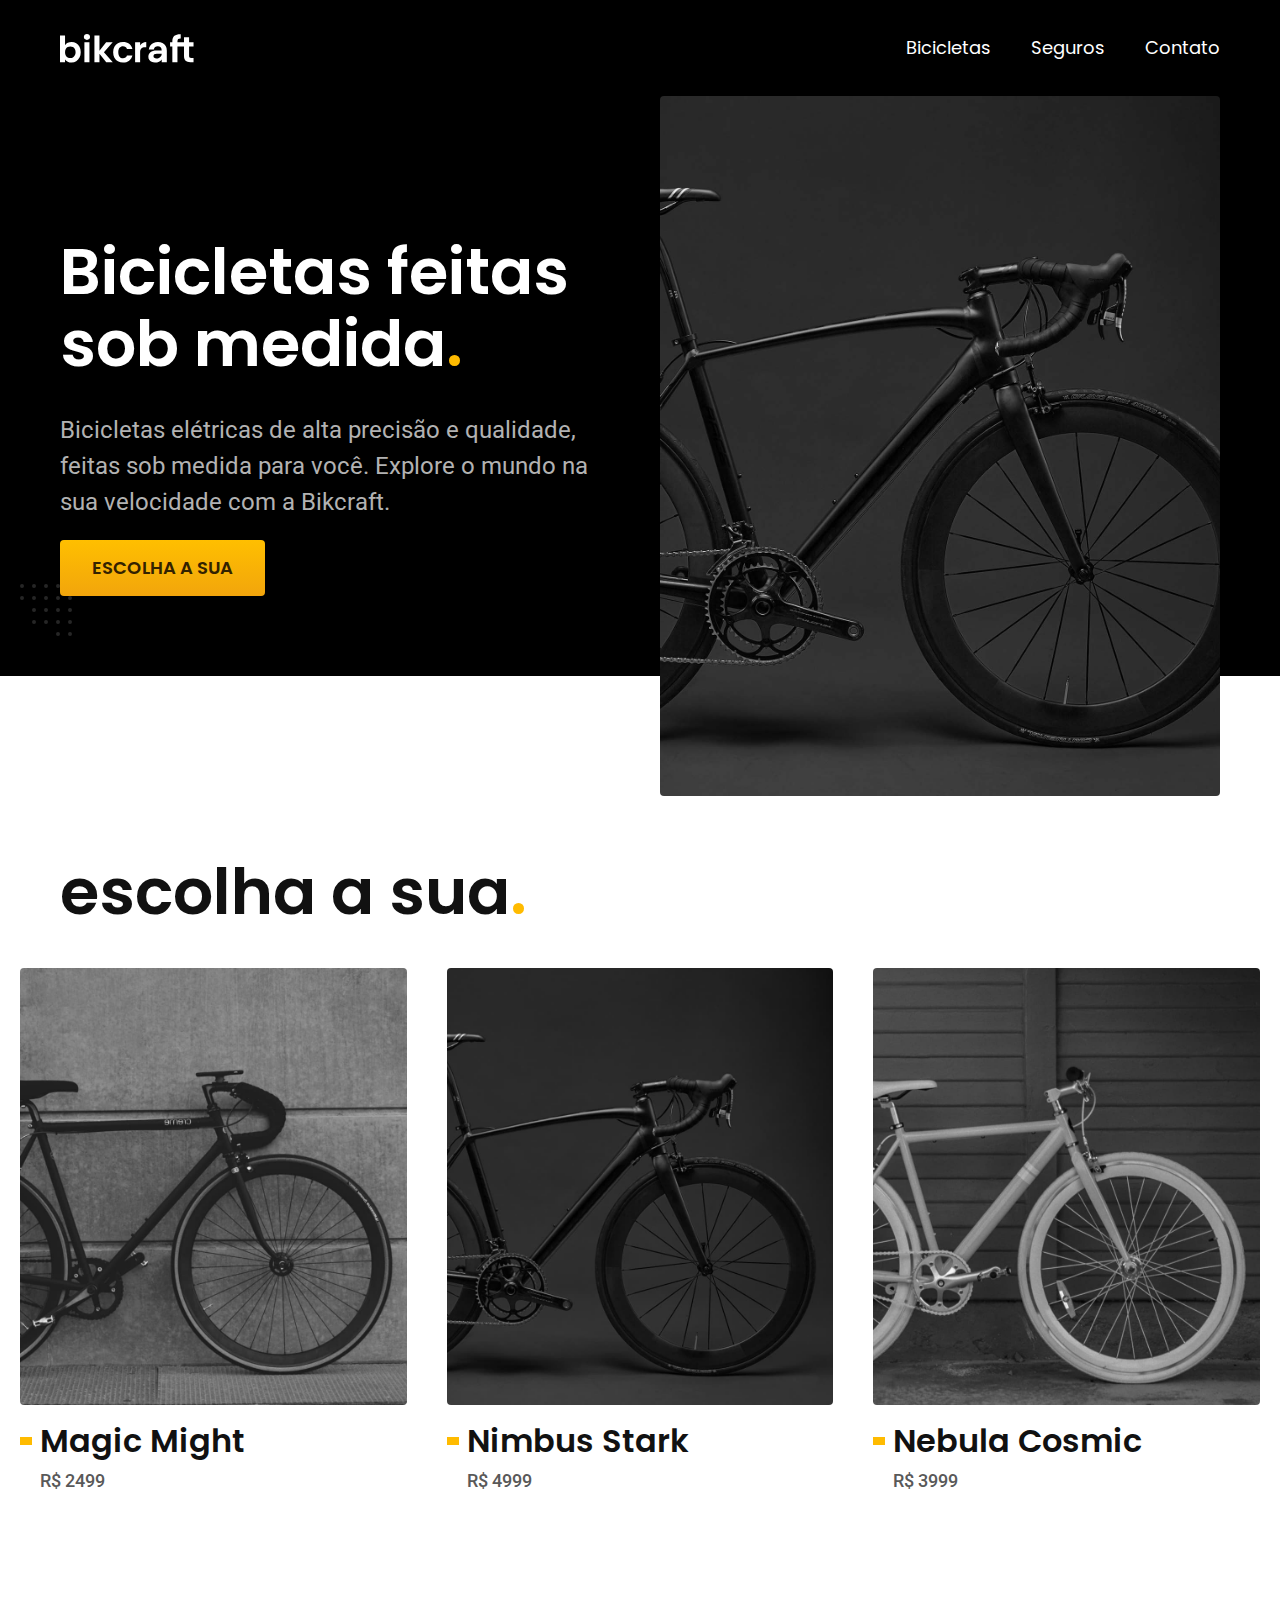
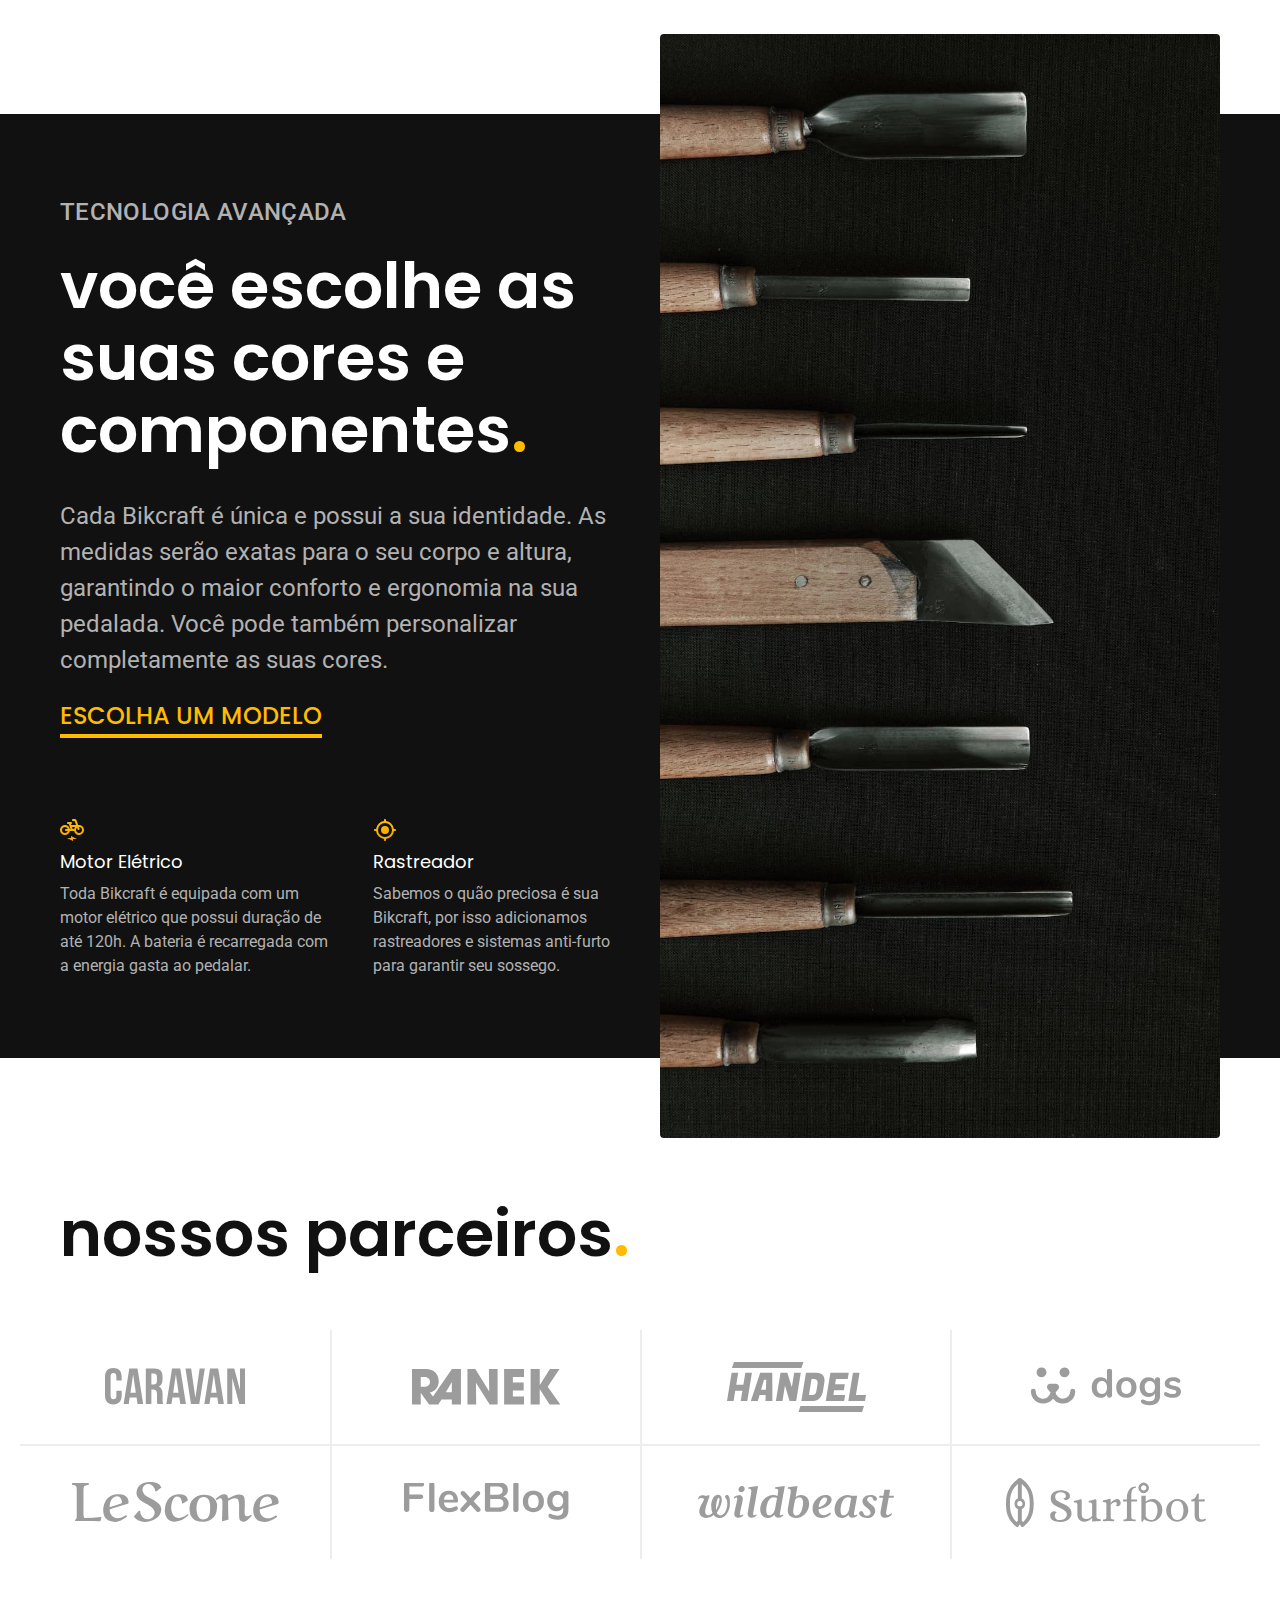
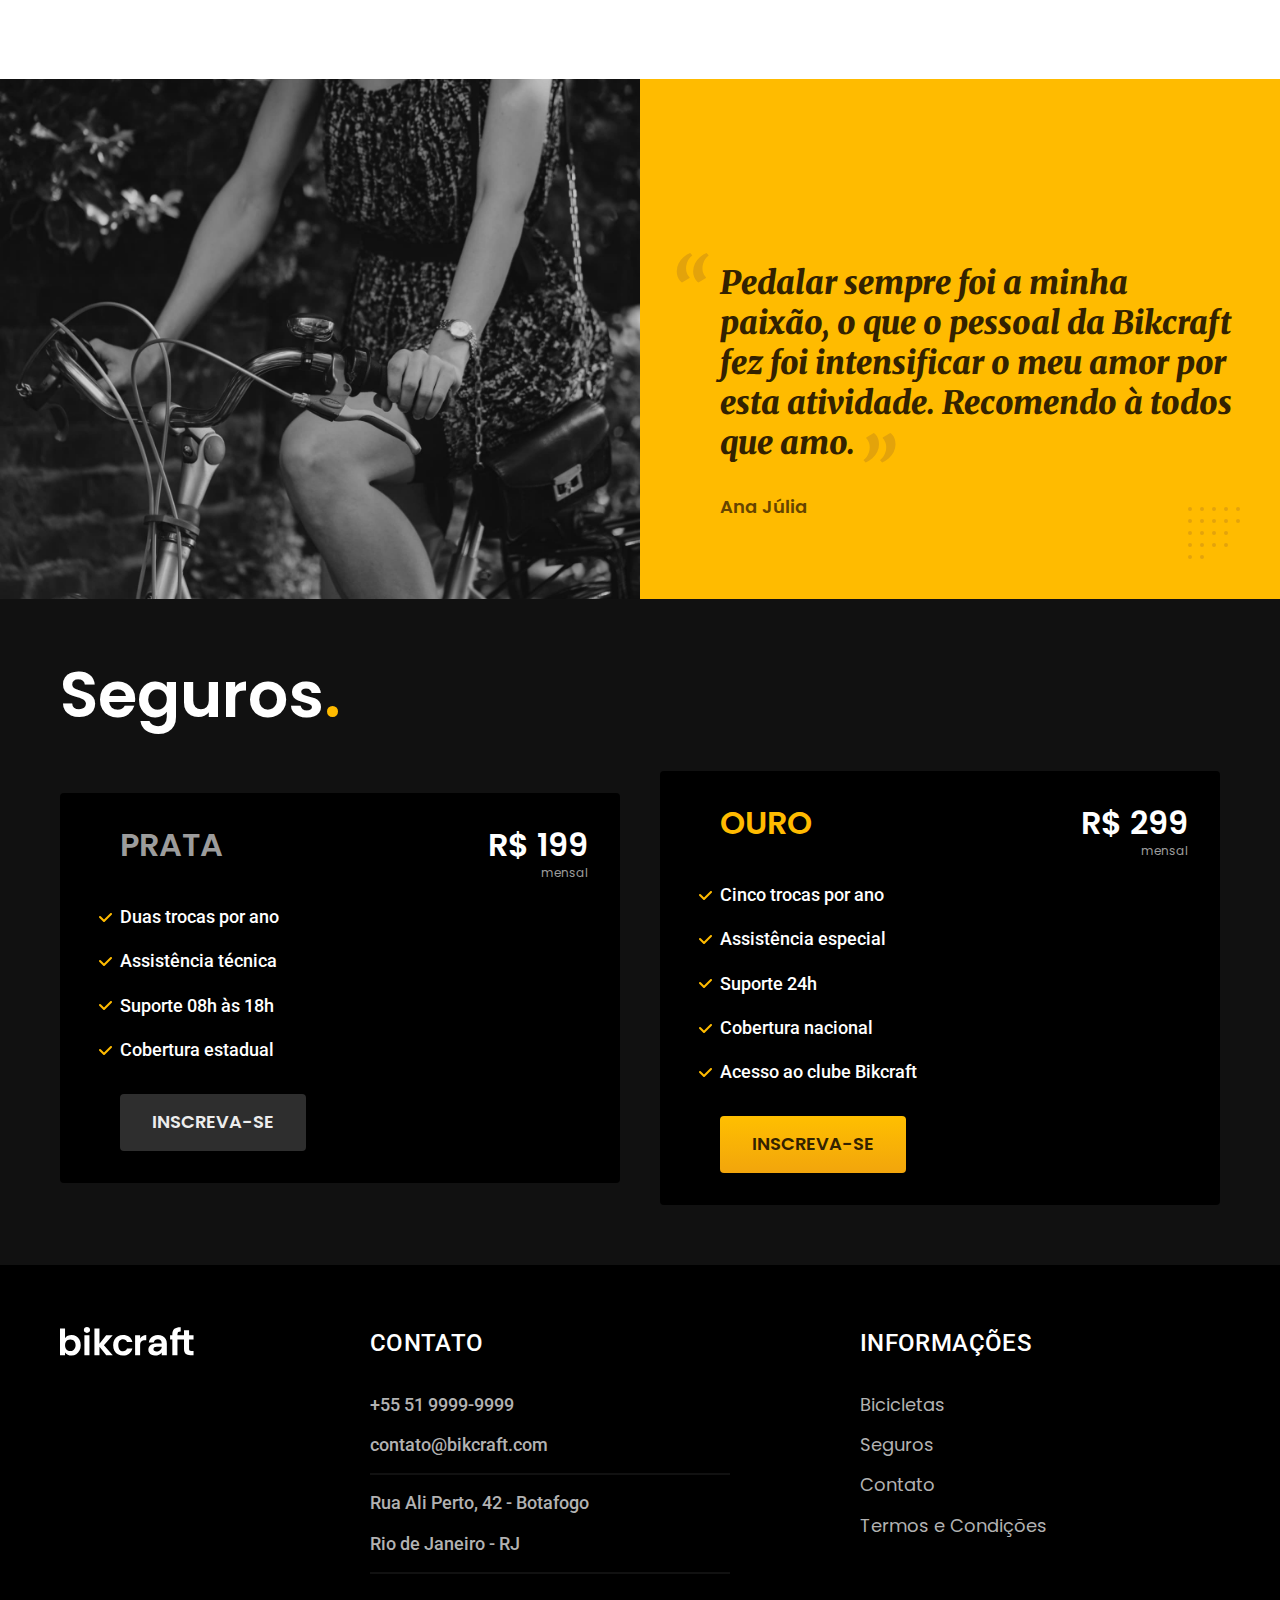
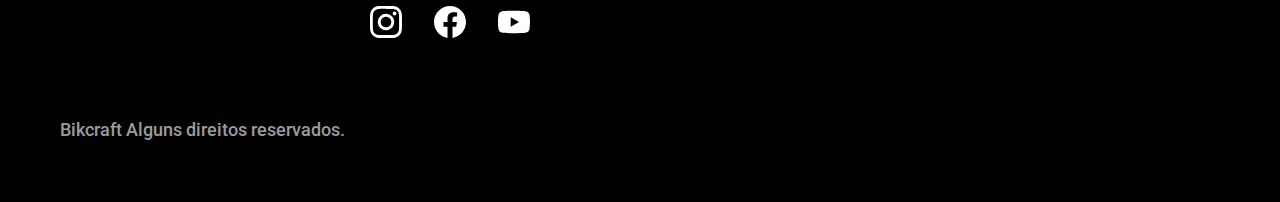
<file: index.html>
<!DOCTYPE html>
<html lang="pt-br">
  <head>
    <meta charset="UTF-8" />
    <meta name="viewport" content="width=device-width, initial-scale=1.0" />

    <title>Bikcraft - Bicicletas Elétricas</title>
    <meta
      name="description"
      content="Bicicletas elétricas de alta precisão e qualidade,  feitas sob medida para o cliente. Explore o mundo na sua velocidade com a Bikcraft."
    />

    <link rel="icon" href="./favicon.svg" type="image/svg+xml">
    <link rel="stylesheet" href="./css/style.css">
    <link rel="preconnect" href="https://fonts.googleapis.com">
    <link rel="preconnect" href="https://fonts.gstatic.com" crossorigin>
    <link href="https://fonts.googleapis.com/css2?family=Merriweather:ital,wght@1,900&family=Poppins:wght@400;600&family=Roboto:wght@400;500&display=swap" rel="stylesheet">

    <script>document.documentElement.classList.add('js');</script>
  </head>

  <body>
    <header class="header-bg">
      <div class="header container">
        <a href="./">
          <img src="./img/bikcraft.svg" alt="Bikcraft" />
        </a>

        <nav aria-label="primaria">
          <ul class="header-menu font-1-m cor-0">
            <li><a href="./bicicletas.html">Bicicletas</a></li>
            <li><a href="./seguros.html">Seguros</a></li>
            <li><a href="./contato.html">Contato</a></li>
          </ul>
        </nav>
      </div>
    </header>

    <main class="introducao-bg">
      <div class="introducao container">
        <div class="introducao-conteudo">
          <h1 class="font-1-xxl cor-0 fadeInDown" data-anime="200">Bicicletas feitas sob medida<span class="cor-p1">.</span></h1>
          <p class="font-2-l cor-5 fadeInDown" data-anime="400">
            Bicicletas elétricas de alta precisão e qualidade, feitas sob medida
            para você. Explore o mundo na sua velocidade com a Bikcraft.
          </p>
          <a class="botao fadeInDown" href="./bicicletas.html" data-anime="600">Escolha a sua</a>
        </div>
        <picture class="fadeInDown" data-anime="800">
          <source media="(max-width: 800px)" srcset="./img/bicicletas/nimbus.jpg">
          <img
            src="./img/fotos/introducao.jpg"
            alt="Bicicleta elétrica preta."
          />
        </picture>
      </div>
    </main>

    <article class="bicicletas-lista">
      <h2 class="container font-1-xxl">escolha a sua<span class="cor-p1">.</span></h2>

      <ul>
        <li>
          <a href="./bicicletas/magic.html">
            <img src="./img/bicicletas/magic-home.jpg" alt="Bicicleta preta">
            <h3 class="font-1-xl">Magic Might</h3>
            <span class="font-2-m cor-8">R$ 2499</span>
          </a>
        </li>
        <li>
          <a href="./bicicletas/nimbus.html">
            <img src="./img/bicicletas/nimbus-home.jpg" alt="Bicicleta preta">
            <h3 class="font-1-xl">Nimbus Stark</h3>
            <span class="font-2-m cor-8">R$ 4999</span>
          </a>
        </li>
        <li>
          <a href="./bicicletas/nebula.html">
            <img src="./img/bicicletas/nebula-home.jpg" alt="Bicicleta preta">
            <h3 class="font-1-xl">Nebula Cosmic</h3>
            <span class="font-2-m cor-8">R$ 3999</span>
          </a>
        </li>
      </ul>
    </article>

    <article class="tecnologia-bg">
      <div class="tecnologia container">
        <div class="tecnologia-conteudo">
          <span class="font-2-l-b cor-5">Tecnologia Avançada</span>
          <h2 class="font-1-xxl cor-0">você escolhe as suas  cores e componentes<span class="cor-p1">.</span></h2>
          <p class="font-2-l cor-5">Cada Bikcraft é única e possui a sua identidade. As medidas serão exatas para o seu corpo e altura, garantindo o maior conforto e ergonomia na sua pedalada. Você pode também personalizar completamente as suas cores.</p>
          <a class="link" href="./bicicletas.html">Escolha um modelo</a>
          <div class="tecnologia-vantagens">
            <div>
              <img src="./img/icones/eletrica.svg" alt="">
              <h3 class="font-1-m cor-0">Motor Elétrico</h3>
              <p class="font-2-s cor-5">Toda Bikcraft é equipada com um motor elétrico que possui duração de até 120h. A bateria é recarregada com a energia gasta ao pedalar.</p>
            </div>
            <div>
              <img src="./img/icones/rastreador.svg" alt="">
              <h3 class="font-1-m cor-0">Rastreador</h3>
              <p class="font-2-s cor-5">Sabemos o quão preciosa é sua Bikcraft, por isso adicionamos rastreadores e sistemas anti-furto para garantir seu sossego.</p>
            </div>
          </div>
        </div>

        <div class="tecnologia-imagem">
          <img src="./img/fotos/tecnologia.jpg" alt="">
        </div>
      </div>
    </article>

    <section class="parceiros" aria-label="Nossos Parceiros">
      <h2 class="container font-1-xxl">nossos parceiros<span class="cor-p1">.</span></h2>

      <ul>
        <li><img src="./img/parceiros/caravan.svg" alt="caravan"></li>
        <li><img src="./img/parceiros/ranek.svg" alt="ranek.svg"></li>
        <li><img src="./img/parceiros/handel.svg" alt="handel.svg"></li>
        <li><img src="./img/parceiros/dogs.svg" alt="dogs.svg"></li>
        <li><img src="./img/parceiros/lescone.svg" alt="lescone.svg"></li>
        <li><img src="./img/parceiros/flexblog.svg" alt="flexblog.svg"></li>
        <li><img src="./img/parceiros/wildbeast.svg" alt="wildbeast.svg"></li>
        <li><img src="./img/parceiros/surfbot.svg" alt="surfbot.svg"></li>        
      </ul>
    </section>

    <section class="depoimento" aria-label="Depoimento">
      <div>
        <img src="./img/fotos/depoimento.jpg" alt="Pessoa pedalando Bikcraft">
      </div>
      <div class="depoimento-conteudo">
        <blockquote class="font-1-xl cor-p5">
          <p>Pedalar sempre foi a minha paixão, o que o pessoal da Bikcraft fez foi intensificar o meu amor por esta atividade. Recomendo à todos que amo.</p>          
        </blockquote>
        <span class="font-1-m-b cor-p4">Ana Júlia</span>
      </div>
    </section>

    <article class="seguros-bg">
      <div class="seguros container">
        <h2 class="font-1-xxl cor-0">Seguros<span class="cor-p1">.</span></h2>
        <div class="seguros-item">
          <h3 class="font-1-xl cor-6">PRATA</h3>
          <span class="font-1-xl cor-0">R$ 199<span class="font-1-xs cor-6">mensal</span></span>
          <ul class="font-2-m cor-0">
            <li>Duas trocas por ano</li>
            <li>Assistência técnica</li>
            <li>Suporte 08h às 18h</li>
            <li>Cobertura estadual</li>
          </ul>
          <a class="botao secundario" href="./orcamento.html?tipo=seguro&produto=prata">Inscreva-se</a>
        </div>
        <div class="seguros-item">
          <h3 class="font-1-xl cor-p1">OURO</h3>
          <span class="font-1-xl cor-0">R$ 299<span class="font-1-xs cor-6">mensal</span></span>
          <ul class="font-2-m cor-0">
            <li>Cinco trocas por ano</li>
            <li>Assistência especial</li>
            <li>Suporte 24h</li>
            <li>Cobertura nacional</li>
            <li>Acesso ao clube Bikcraft</li>
          </ul>
          <a class="botao" href="./orcamento.html?tipo=seguro&produto=ouro">Inscreva-se</a>
        </div>
      </div>
    </article>

    <footer class="footer-bg">
      <div class="footer container">
        <img src="./img/bikcraft.svg" alt="Bikcraft">
        <div class="footer-contato">
          <h3 class="font-2-l-b cor-0">Contato</h3>
          <ul class=" font-2-m cor-5">
            <li><a href="tel:+555199999999">+55 51 9999-9999</a></li>
            <li><a href="mailto:contato@bikcraft.com">contato@bikcraft.com</a></li>
            <li>Rua Ali Perto, 42 - Botafogo</li>
            <li>Rio de Janeiro - RJ</li>
          </ul>
          <div class="footer-redes">
            <a href="./">
              <img src="./img/redes/instagram.svg" alt="instagram">
            </a>
            <a href="./">
              <img src="./img/redes/facebook.svg" alt="Facebook">
            </a>
            <a href="./">
              <img src="./img/redes/youtube.svg" alt="Youtube">
            </a>
          </div>
        </div>
        <div class="footer-informacoes">
          <h3 class="font-2-l-b cor-0">Informações</h3>
          <nav>
            <ul class="font-1-m cor-5">
              <li><a href="./bicicletas.html">Bicicletas</a></li>
              <li><a href="./seguros.html">Seguros</a></li>
              <li><a href="./contato.html">Contato</a></li>
              <li><a href="./termos.html">Termos e Condições</a></li>
            </ul>
          </nav>
        </div>
        <p class="footer-copy font-2-m cor-6">Bikcraft Alguns direitos reservados.</p>        
      </div>
    </footer>
    <script src="./js/plugins/simple-anime.js"></script>
    <script src="./js/script.js"></script>
  </body>
</html>
</file>
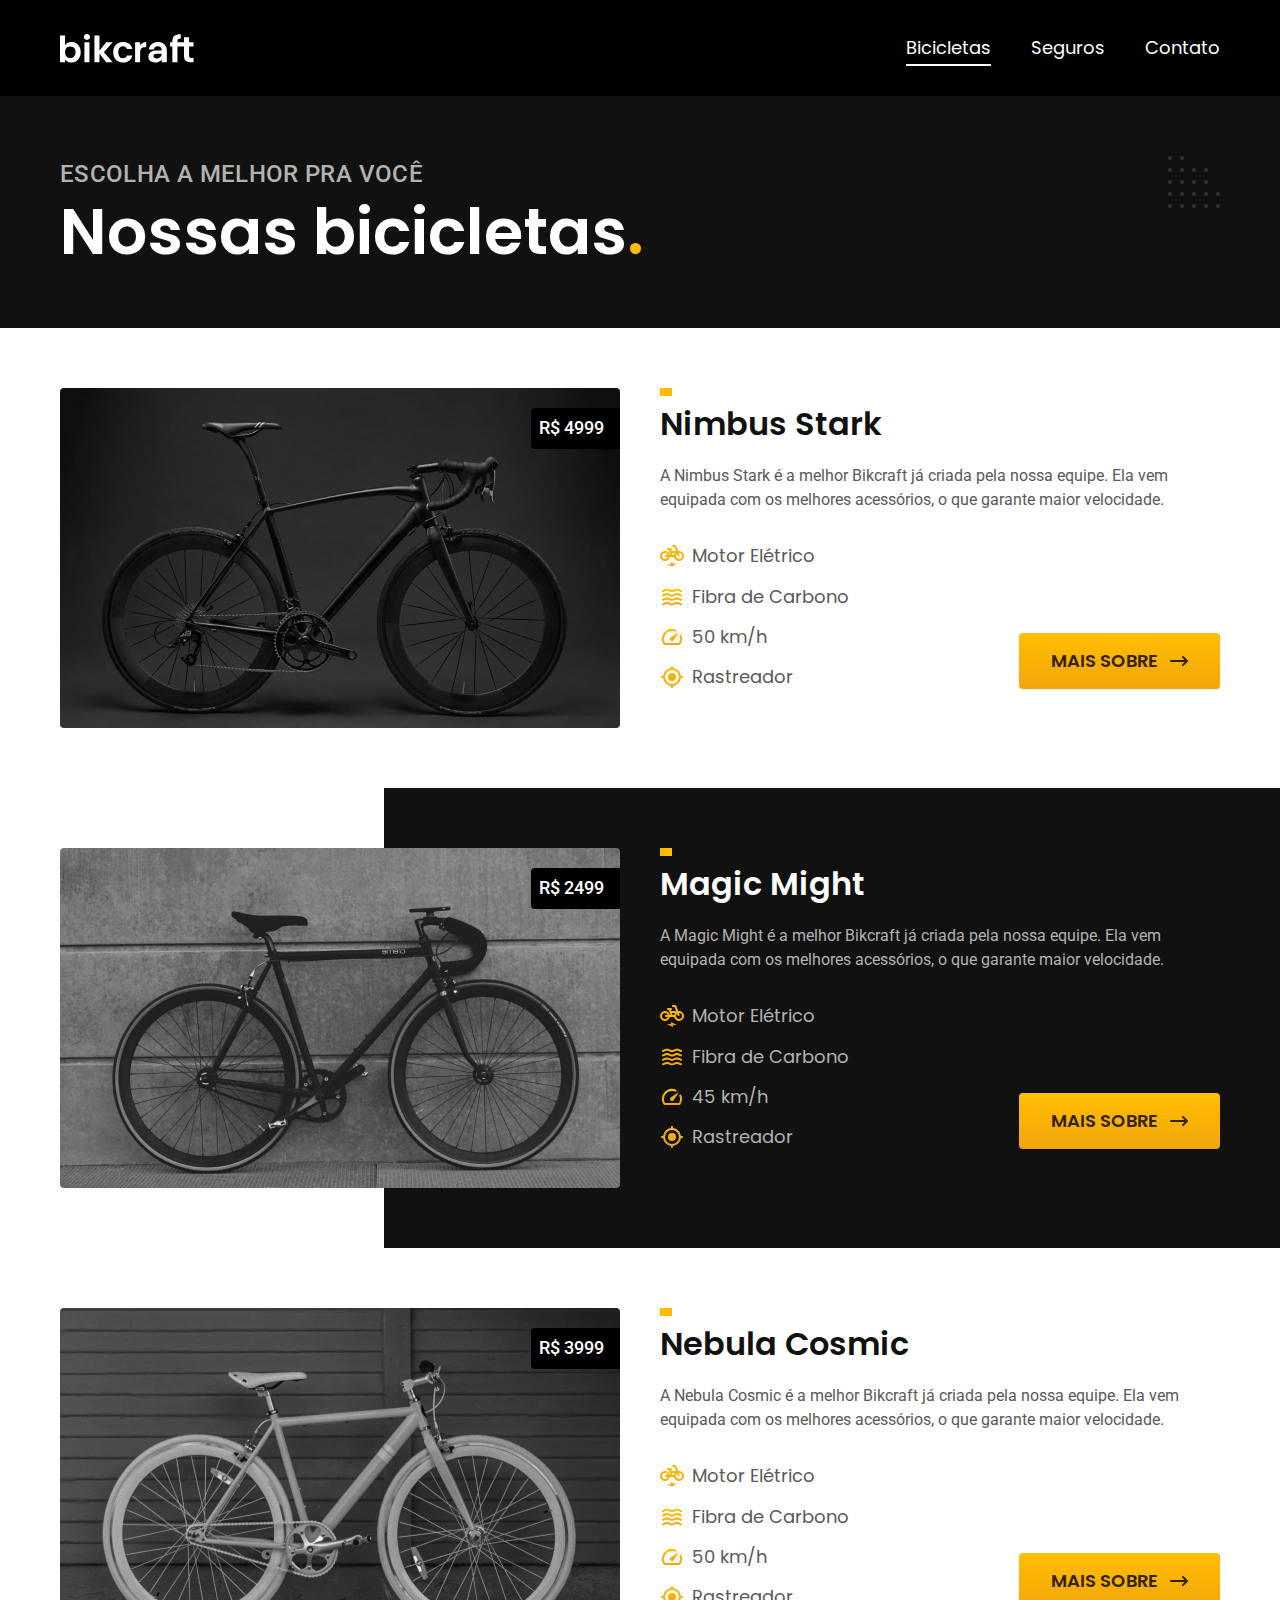
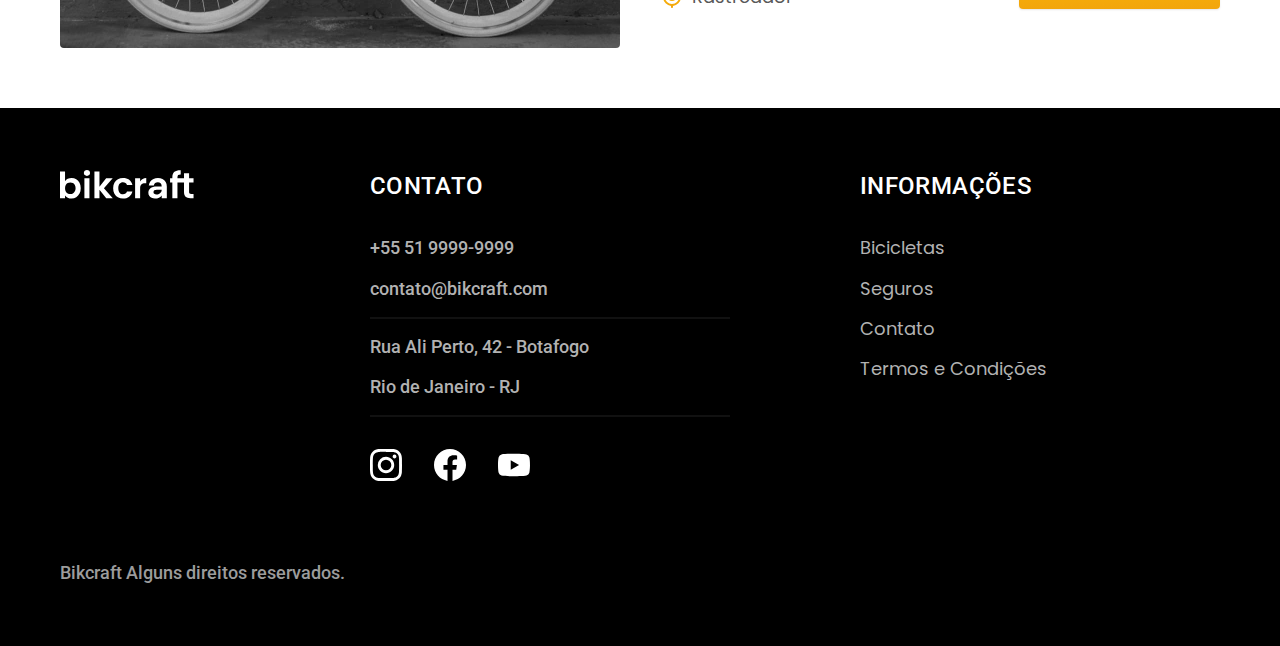
<file: bicicletas.html>
<!DOCTYPE html>
<html lang="pt-br">
  <head>
    <meta charset="UTF-8" />
    <meta name="viewport" content="width=device-width, initial-scale=1.0" />

    <title>Bicicletas | Bikcraft</title>
    <meta
      name="description"
      content="Bicicletas."
    />

        <link rel="icon" href="./favicon.svg" type="image/svg+xml">
    <link rel="stylesheet" href="./css/style.css">
    <link rel="preconnect" href="https://fonts.googleapis.com">
    <link rel="preconnect" href="https://fonts.gstatic.com" crossorigin>
    <link href="https://fonts.googleapis.com/css2?family=Merriweather:ital,wght@1,900&family=Poppins:wght@400;600&family=Roboto:wght@400;500&display=swap" rel="stylesheet">
      <script>document.documentElement.classList.add('js');</script>
  </head>

  <body id="bicicletas">
    <header class="header-bg">
      <div class="header container">
        <a href="./">
          <img src="./img/bikcraft.svg" alt="Bikcraft" />
        </a>

        <nav aria-label="primaria">
          <ul class="header-menu font-1-m cor-0">
            <li><a href="./bicicletas.html">Bicicletas</a></li>
            <li><a href="./seguros.html">Seguros</a></li>
            <li><a href="./contato.html">Contato</a></li>
          </ul>
        </nav>
      </div>
    </header>

    <main>
        <div class="titulo-bg">
            <div class="titulo container">
                <p class="font-2-l-b cor-5">Escolha a melhor pra você</p>
                <h1 class="font-1-xxl cor-0">Nossas bicicletas<span class="cor-p1">.</span></h1>
            </div>
        </div>


        <div class="bicicletas container">
          <div class="bicicletas-imagem">
            <img src="./img/bicicletas/nimbus.jpg" alt="Nimbus">
            <span class="font-2-m cor-0">R$ 4999</span>
          </div>
          <div class="bicicletas-conteudo">
            <h2 class="font-1-xl">Nimbus Stark</h2>
            <p class="font-2-s cor-8">A Nimbus Stark é a melhor Bikcraft já criada pela nossa equipe. Ela vem equipada com os melhores acessórios, o que garante maior velocidade.</p>
            <ul class="font-1-m cor-8">
              <li>
                <img src="./img/icones/eletrica.svg" alt="">
                Motor Elétrico
              </li>
              <li>
                <img src="./img/icones/carbono.svg" alt="">
                Fibra de Carbono
              </li>
              <li>
                <img src="./img/icones/velocidade.svg" alt="">
                50 km/h
              </li>
              <li>
                <img src="./img/icones/rastreador.svg" alt="">
                Rastreador
              </li>
            </ul>
            <a class="botao seta" href="./bicicletas/nimbus.html">Mais sobre</a>
          </div>
        </div>


        <div class="bicicletas-bg">
          <div class="bicicletas container">
            <div class="bicicletas-imagem">
              <img src="./img/bicicletas/magic.jpg" alt="Nimbus">
              <span class="font-2-m cor-0">R$ 2499</span>
            </div>
            <div class="bicicletas-conteudo">
              <h2 class="font-1-xl cor-0">Magic Might</h2>
              <p class="font-2-s cor-5">A Magic Might é a melhor Bikcraft já criada pela nossa equipe. Ela vem equipada com os melhores acessórios, o que garante maior velocidade.</p>
              <ul class="font-1-m cor-5">
                <li>
                  <img src="./img/icones/eletrica.svg" alt="">
                  Motor Elétrico
                </li>
                <li>
                  <img src="./img/icones/carbono.svg" alt="">
                  Fibra de Carbono
                </li>
                <li>
                  <img src="./img/icones/velocidade.svg" alt="">
                  45 km/h
                </li>
                <li>
                  <img src="./img/icones/rastreador.svg" alt="">
                  Rastreador
                </li>
              </ul>
              <a class="botao seta" href="./bicicletas/magic.html">Mais sobre</a>
            </div>
          </div>
        </div>

        <div class="bicicletas container">
          <div class="bicicletas-imagem">
            <img src="./img/bicicletas/nebula.jpg" alt="Nimbus">
            <span class="font-2-m cor-0">R$ 3999</span>
          </div>
          <div class="bicicletas-conteudo">
            <h2 class="font-1-xl">Nebula Cosmic</h2>
            <p class="font-2-s cor-8">A Nebula Cosmic é a melhor Bikcraft já criada pela nossa equipe. Ela vem equipada com os melhores acessórios, o que garante maior velocidade.</p>
            <ul class="font-1-m cor-8">
              <li>
                <img src="./img/icones/eletrica.svg" alt="">
                Motor Elétrico
              </li>
              <li>
                <img src="./img/icones/carbono.svg" alt="">
                Fibra de Carbono
              </li>
              <li>
                <img src="./img/icones/velocidade.svg" alt="">
                50 km/h
              </li>
              <li>
                <img src="./img/icones/rastreador.svg" alt="">
                Rastreador
              </li>
            </ul>
            <a class="botao seta" href="./bicicletas/nebula.html">Mais sobre</a>
          </div>
        </div>
    </main>

    <footer class="footer-bg">
        <div class="footer container">
            <img src="./img/bikcraft.svg" alt="Bikcraft">
            <div class="footer-contato">
            <h3 class="font-2-l-b cor-0">Contato</h3>
            <ul class=" font-2-m cor-5">
                <li><a href="tel:+555199999999">+55 51 9999-9999</a></li>
                <li><a href="mailto:contato@bikcraft.com">contato@bikcraft.com</a></li>
                <li>Rua Ali Perto, 42 - Botafogo</li>
                <li>Rio de Janeiro - RJ</li>
            </ul>
            <div class="footer-redes">
                <a href="./">
                <img src="./img/redes/instagram.svg" alt="instagram">
                </a>
                <a href="./">
                <img src="./img/redes/facebook.svg" alt="Facebook">
                </a>
                <a href="./">
                <img src="./img/redes/youtube.svg" alt="Youtube">
                </a>
            </div>
            </div>
            <div class="footer-informacoes">
            <h3 class="font-2-l-b cor-0">Informações</h3>
            <nav>
              <ul class="font-1-m cor-5">
                <li><a href="./bicicletas.html">Bicicletas</a></li>
                <li><a href="./seguros.html">Seguros</a></li>
                <li><a href="./contato.html">Contato</a></li>
                <li><a href="./termos.html">Termos e Condições</a></li>
              </ul>
            </nav>
            </div>
            <p class="footer-copy font-2-m cor-6">Bikcraft Alguns direitos reservados.</p>        
        </div>
    </footer>
    <script src="./js/script.js"></script>
  </body>
</file>
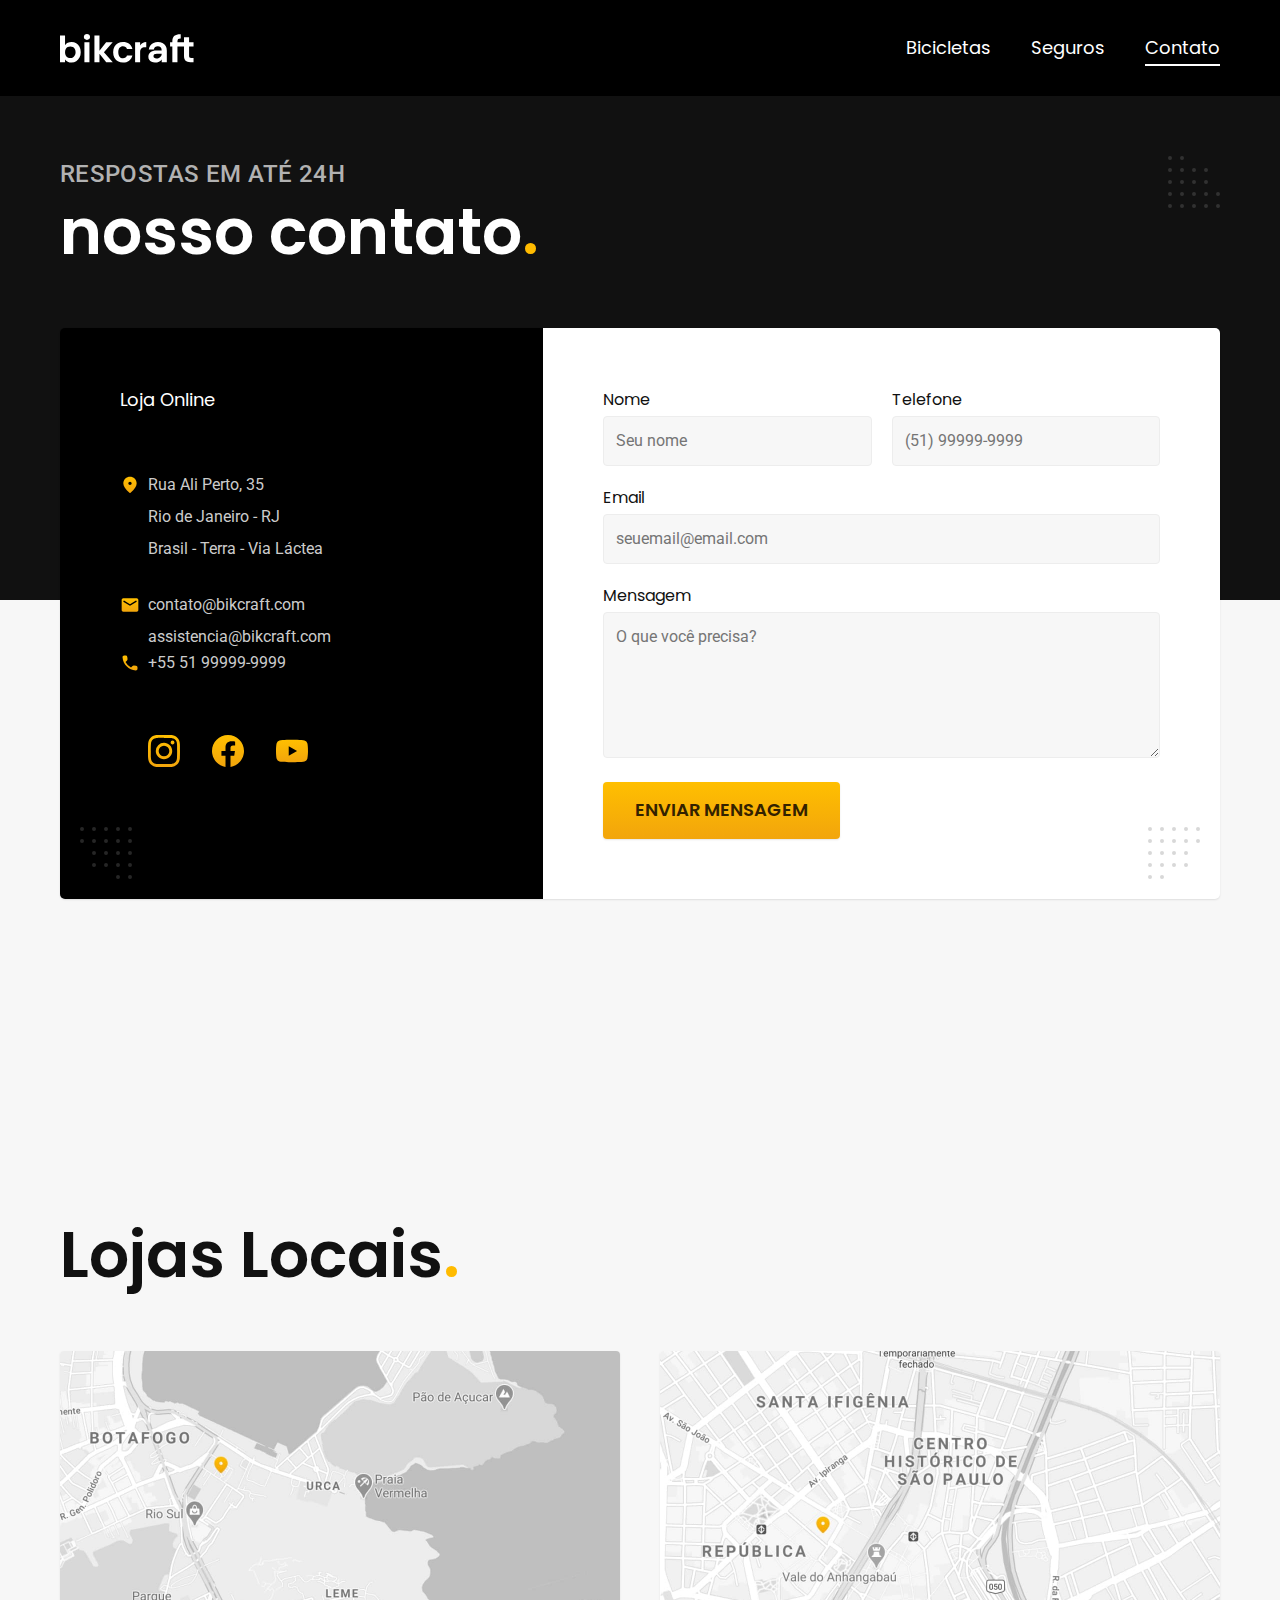
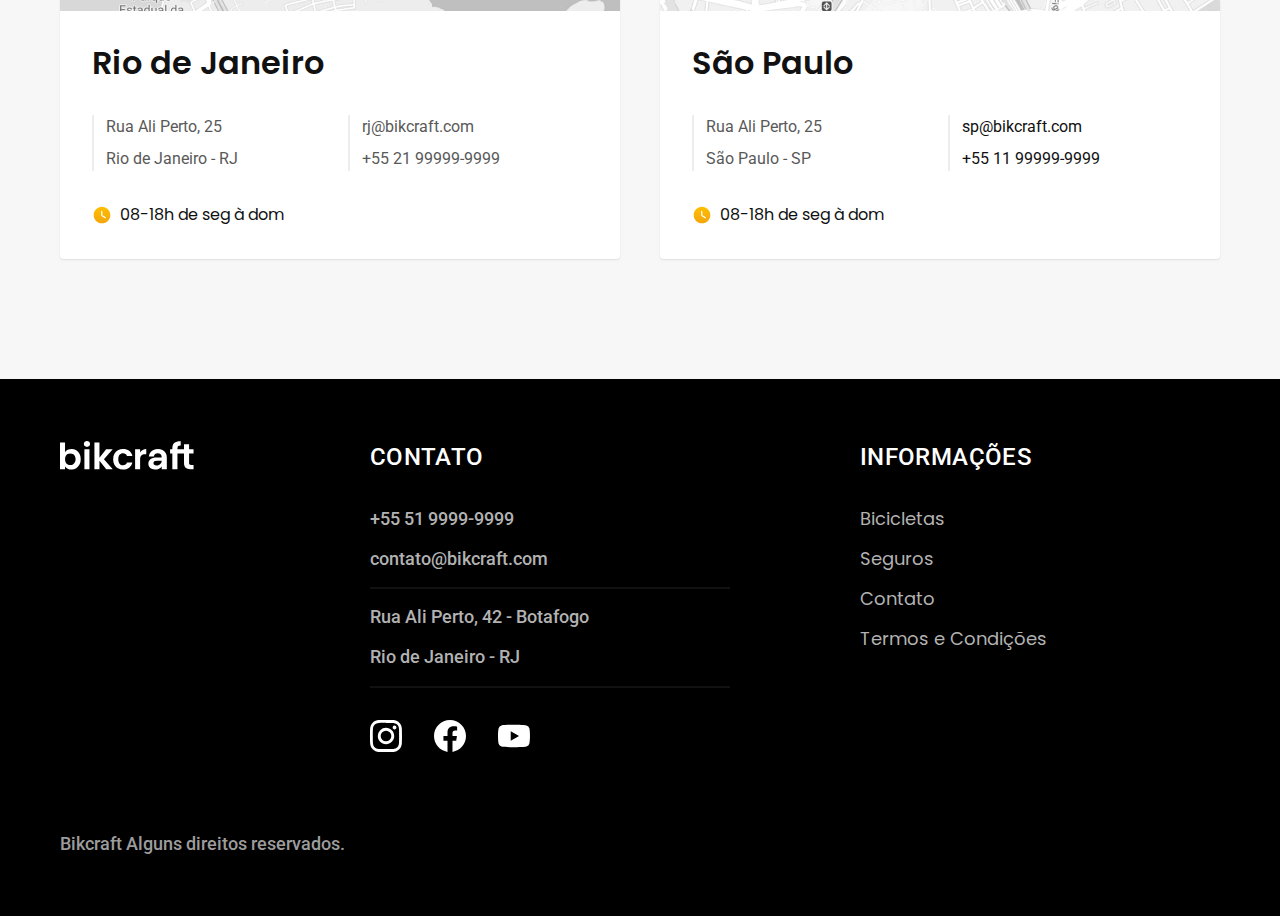
<file: contato.html>
<!DOCTYPE html>
<html lang="pt-br">
  <head>
    <meta charset="UTF-8" />
    <meta name="viewport" content="width=device-width, initial-scale=1.0" />

    <title>Contato | Bikcraft</title>
    <meta
      name="description"
      content="Contato Bikcraft."
    />

        <link rel="icon" href="./favicon.svg" type="image/svg+xml">
    <link rel="stylesheet" href="./css/style.css">
    <link rel="preconnect" href="https://fonts.googleapis.com">
    <link rel="preconnect" href="https://fonts.gstatic.com" crossorigin>
    <link href="https://fonts.googleapis.com/css2?family=Merriweather:ital,wght@1,900&family=Poppins:wght@400;600&family=Roboto:wght@400;500&display=swap" rel="stylesheet">
      <script>document.documentElement.classList.add('js');</script>
  </head>

  <body id="contato">
    <header class="header-bg">
      <div class="header container">
        <a href="./">
          <img src="./img/bikcraft.svg" alt="Bikcraft" />
        </a>

        <nav aria-label="primaria">
          <ul class="header-menu font-1-m cor-0">
            <li><a href="./bicicletas.html">Bicicletas</a></li>
            <li><a href="./seguros.html">Seguros</a></li>
            <li><a href="./contato.html">Contato</a></li>
          </ul>
        </nav>
      </div>
    </header>

    <main>
      <div class="titulo-bg">
          <div class="titulo container">
              <p class="font-2-l-b cor-5">Respostas em até 24h</p>
              <h1 class="font-1-xxl cor-0">nosso contato<span class="cor-p1">.</span></h1>
          </div>
      </div>
      
      <div class="contato container">
        <section class="contato-dados" aria-label="Endereço">
          <h2 class="font-1-m cor-0">Loja Online</h2>
          <div class="contato-endereco font-2-s cor-4">
            <p>Rua Ali Perto, 35</p>
            <p>Rio de Janeiro - RJ</p>
            <p>Brasil - Terra - Via Láctea</p>
          </div>
          <address class="contato-meios font-2-s cor-4">
            <a href="mailto:contato@bikcraft.com">contato@bikcraft.com</a>
            <a href="mailto:assistencia@bikcraft.com">assistencia@bikcraft.com</a>
            <a href="tel:+5551999999999">+55 51 99999-9999</a>
          </address>
          <div class="contato-redes">
            <a href="./">
              <img src="./img/redes/instagram-p.svg" alt="instagram">
              </a>
              <a href="./">
              <img src="./img/redes/facebook-p.svg" alt="Facebook">
              </a>
              <a href="./">
              <img src="./img/redes/youtube-p.svg" alt="Youtube">
              </a>
          </div>
        </section>
        <section class="contato-formulario" aria-label="Formulário">
          <form class="form" action="./enviar.php" method="post">
            <div>
              <label for="nome">Nome</label>
              <input type="text" id="nome" name="nome" placeholder="Seu nome">
            </div>
            <div>
              <label for="telefone">Telefone</label>
              <input type="text" id="telefone" name="telefone" placeholder="(51) 99999-9999">
            </div>
            <div class="col-2">
              <label for="email">Email</label>
              <input type="email" id="email" name="email" placeholder="seuemail@email.com" required>
            </div>
            <div class="col-2">
              <label for="mensagem">Mensagem</label>
              <textarea rows="5" id="mensagem" name="mensagem" placeholder="O que você precisa?"></textarea>
            </div>
            <button class="botao col-2">Enviar Mensagem</button>
          </form>
        </section>
      </div>
    </main>

    <article class="lojas container">
      <h2 class="font-1-xxl">Lojas Locais<span class="cor-p1">.</span></h2>
      <div class="lojas-item">
        <img src="./img/lojas/rj.jpg" alt="mapa marcando localização rj">
        <div class="lojas-conteudo">
          <h3 class="font-1-xl">Rio de Janeiro</h3>
          <div class="lojas-dados font-2-s cor-8">
            <p>Rua Ali Perto, 25</p>
            <p>Rio de Janeiro - RJ</p>
          </div>
          <div class="lojas-dados font-2-s cor-8">
            <a href="mailto:rj@bikcraft.com">rj@bikcraft.com</a>
            <a href="tel:+5521999999999">+55 21 99999-9999</a>
          </div>
          <p class="lojas-tempo font-1-s"><img src="./img/icones/horario.svg" alt="">08-18h de seg à dom</p>
        </div>  
      </div>
      
      <div class="lojas-item">
        <img src="./img/lojas/sp.jpg" alt="mapa marcando localização sp">
        <div class="lojas-conteudo">
          <h3 class="font-1-xl">São Paulo</h3>
          <div class="lojas-dados font-2-s cor-8">
            <p>Rua Ali Perto, 25</p>
            <p>São Paulo - SP</p>
          </div>
          <div class="lojas-dados font-2-s cor8">
            <a href="mailto:sp@bikcraft.com">sp@bikcraft.com</a>
            <a href="tel:+5511999999999">+55 11 99999-9999</a>
          </div>
          <p class="lojas-tempo font-1-s"><img src="./img/icones/horario.svg" alt="">08-18h de seg à dom</p>
        </div> 
      </div>
    </article>

    <footer class="footer-bg">
        <div class="footer container">
            <img src="./img/bikcraft.svg" alt="Bikcraft">
            <div class="footer-contato">
            <h3 class="font-2-l-b cor-0">Contato</h3>
            <ul class=" font-2-m cor-5">
                <li><a href="tel:+555199999999">+55 51 9999-9999</a></li>
                <li><a href="mailto:contato@bikcraft.com">contato@bikcraft.com</a></li>
                <li>Rua Ali Perto, 42 - Botafogo</li>
                <li>Rio de Janeiro - RJ</li>
            </ul>
            <div class="footer-redes">
                <a href="./">
                <img src="./img/redes/instagram.svg" alt="instagram">
                </a>
                <a href="./">
                <img src="./img/redes/facebook.svg" alt="Facebook">
                </a>
                <a href="./">
                <img src="./img/redes/youtube.svg" alt="Youtube">
                </a>
            </div>
            </div>
            <div class="footer-informacoes">
            <h3 class="font-2-l-b cor-0">Informações</h3>
            <nav>
                <ul class="font-1-m cor-5">
                <li><a href="./bicicletas.html">Bicicletas</a></li>
                <li><a href="./seguros.html">Seguros</a></li>
                <li><a href="./contato.html">Contato</a></li>
                <li><a href="./termos.html">Termos e Condições</a></li>
                </ul>
            </nav>
            </div>
            <p class="footer-copy font-2-m cor-6">Bikcraft Alguns direitos reservados.</p>        
        </div>
    </footer>
    <script src="./js/script.js"></script>
    <script src="./js/formulario.js"></script>
  </body>
</file>
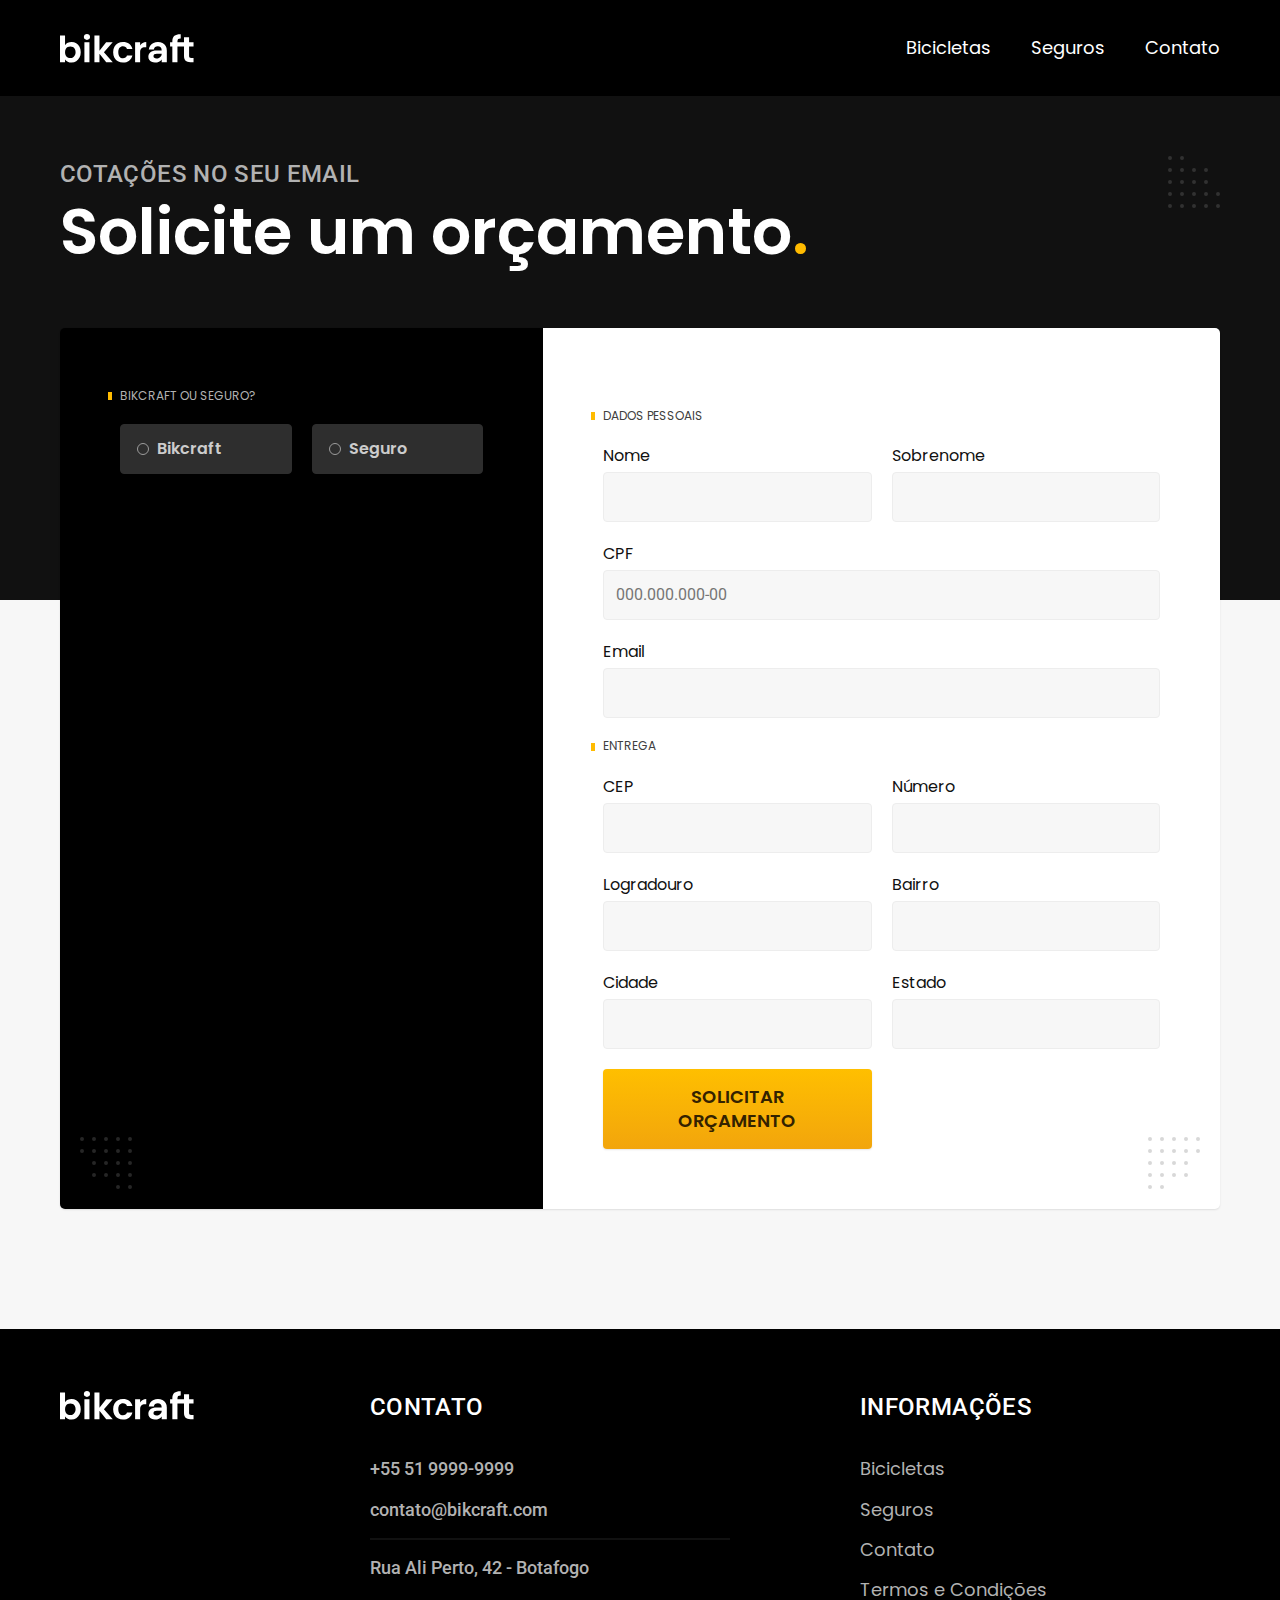
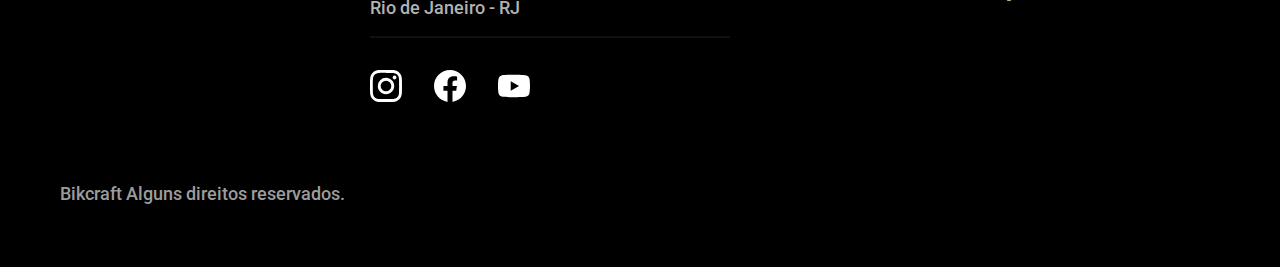
<file: orcamento.html>
<!DOCTYPE html>
<html lang="pt-br">
  <head>
    <meta charset="UTF-8" />
    <meta name="viewport" content="width=device-width, initial-scale=1.0" />

    <title>Orçamento | Bikcraft</title>
    <meta
      name="description"
      content="Orçamento."
    />

        <link rel="icon" href="./favicon.svg" type="image/svg+xml">
    <link rel="stylesheet" href="./css/style.css">
    <link rel="preconnect" href="https://fonts.googleapis.com">
    <link rel="preconnect" href="https://fonts.gstatic.com" crossorigin>
    <link href="https://fonts.googleapis.com/css2?family=Merriweather:ital,wght@1,900&family=Poppins:wght@400;600&family=Roboto:wght@400;500&display=swap" rel="stylesheet">
      <script>document.documentElement.classList.add('js');</script>
  </head>

  <body id="orcamento">
    <header class="header-bg">
      <div class="header container">
        <a href="./">
          <img src="./img/bikcraft.svg" alt="Bikcraft" />
        </a>

        <nav aria-label="primaria">
          <ul class="header-menu font-1-m cor-0">
            <li><a href="./bicicletas.html">Bicicletas</a></li>
            <li><a href="./seguros.html">Seguros</a></li>
            <li><a href="./contato.html">Contato</a></li>
          </ul>
        </nav>
      </div>
    </header>

    <main>
        <div class="titulo-bg">
            <div class="titulo container">
                <p class="font-2-l-b cor-5">Cotações no seu email</p>
                <h1 class="font-1-xxl cor-0">Solicite um orçamento<span class="cor-p1">.</span></h1>
            </div>
        </div>

        <form class="orcamento container" action="./enviar.php" method="post">
          <div class="orcamento-produto">
            <h2 class="font-1-xs cor-5">Bikcraft ou Seguro?</h2>

            <input type="radio" name="tipo" value="bikcraft" id="bikcraft">
            <label for="bikcraft">Bikcraft</label>

            <input type="radio" name="tipo" value="seguro" id="seguro">
            <label for="seguro">Seguro</label>

            <div class="orcamento-conteudo" id="orcamento-bikcraft">
              <h2 class="font-1-xs cor-5">Escolha sua</h2>

              <input type="radio" name="produto" value="nimbus" id="nimbus">
              <label for="nimbus">Nimbus Stark <span>R$ 4999</span></label>
              <div class="orcamento-detalhes">
                <ul class="font-1-xs cor-8">
                  <li><img src="./img/icones/eletrica.svg" alt=""> Motor Elétrico</li>
                  <li><img src="./img/icones/carbono.svg" alt=""> Fibra de carbono</li>
                  <li><img src="./img/icones/velocidade.svg" alt=""> 50 km/h</li>
                  <li><img src="./img/icones/rastreador.svg" alt=""> Rastreador</li>
                </ul>
                <img src="./img/bicicletas/nimbus.jpg" alt="Nimbus">
              </div>

              <input type="radio" name="produto" value="magic" id="magic">
              <label for="magic">Magic Might <span>R$ 2499</span></label>
              <div class="orcamento-detalhes">
                <ul class="font-1-xs cor-8">
                  <li><img src="./img/icones/eletrica.svg" alt=""> Motor Elétrico</li>
                  <li><img src="./img/icones/carbono.svg" alt=""> Fibra de carbono</li>
                  <li><img src="./img/icones/velocidade.svg" alt=""> 50 km/h</li>
                  <li><img src="./img/icones/rastreador.svg" alt=""> Rastreador</li>
                </ul>
                <img src="./img/bicicletas/magic.jpg" alt="Magic">
              </div>

              <input type="radio" name="produto" value="nebula" id="nebula">
              <label for="nebula">Nebula Cosmic <span>R$ 3999</span></label>
              <div class="orcamento-detalhes">
                <ul class="font-1-xs cor-8">
                  <li><img src="./img/icones/eletrica.svg" alt=""> Motor Elétrico</li>
                  <li><img src="./img/icones/carbono.svg" alt=""> Fibra de carbono</li>
                  <li><img src="./img/icones/velocidade.svg" alt=""> 50 km/h</li>
                  <li><img src="./img/icones/rastreador.svg" alt=""> Rastreador</li>
                </ul>
                <img src="./img/bicicletas/nebula.jpg" alt="Nebula">
              </div>
            </div>

            <div class="orcamento-conteudo" id="orcamento-seguro">
              <h2 class="font-1-xs cor-5">Escolha o plano</h2>

              <input type="radio" name="produto" value="prata" id="prata">
              <label for="prata">Prata <span>R$ 199</span></label>

              <input type="radio" name="produto" value="ouro" id="ouro">
              <label for="ouro">Ouro <span>R$ 299</span></label>

            </div>
          </div>

          <div class="orcamento-dados form">
            <h2 class="font-1-xs cor-9 col-2">Dados pessoais</h2>
            <div>
              <label for="nome">Nome</label>
              <input type="text" id="nome" name="nome">
            </div>
            <div>
              <label for="sobrenome">Sobrenome</label>
              <input type="text" id="sobrenome" name="sobrenome">
            </div>
            <div class="col-2">
              <label for="cpf">CPF</label>
              <input type="text" id="cpf" name="cpf" placeholder="000.000.000-00">
            </div>
            <div class="col-2">
              <label for="email">Email</label>
              <input type="email" id="email" name="email" required>
            </div>
            <h2 class="font-1-xs cor-9 col-2">entrega</h2>
            <div>
              <label for="cep">CEP</label>
              <input type="text" id="cep" name="cep">
            </div>
            <div>
              <label for="numero">Número</label>
              <input type="text" id="numero" name="numero">
            </div>
            <div>
              <label for="logradouro">Logradouro</label>
              <input type="text" id="logradouro" name="logradouro">
            </div>
            <div>
              <label for="bairro">Bairro</label>
              <input type="text" id="bairro" name="bairro">
            </div>
            <div>
              <label for="cidade">Cidade</label>
              <input type="text" id="cidade" name="cidade">
            </div>
            <div>
              <label for="estado">Estado</label>
              <input type="text" id="estado" name="estado">
            </div>
            <button class="botao">Solicitar Orçamento</button>
          </div>
        </form>
    </main>

    <footer class="footer-bg">
        <div class="footer container">
            <img src="./img/bikcraft.svg" alt="Bikcraft">
            <div class="footer-contato">
            <h3 class="font-2-l-b cor-0">Contato</h3>
            <ul class=" font-2-m cor-5">
                <li><a href="tel:+555199999999">+55 51 9999-9999</a></li>
                <li><a href="mailto:contato@bikcraft.com">contato@bikcraft.com</a></li>
                <li>Rua Ali Perto, 42 - Botafogo</li>
                <li>Rio de Janeiro - RJ</li>
            </ul>
            <div class="footer-redes">
                <a href="./">
                <img src="./img/redes/instagram.svg" alt="instagram">
                </a>
                <a href="./">
                <img src="./img/redes/facebook.svg" alt="Facebook">
                </a>
                <a href="./">
                <img src="./img/redes/youtube.svg" alt="Youtube">
                </a>
            </div>
            </div>
            <div class="footer-informacoes">
            <h3 class="font-2-l-b cor-0">Informações</h3>
            <nav>
                <ul class="font-1-m cor-5">
                <li><a href="./bicicletas.html">Bicicletas</a></li>
                <li><a href="./seguros.html">Seguros</a></li>
                <li><a href="./contato.html">Contato</a></li>
                <li><a href="./termos.html">Termos e Condições</a></li>
                </ul>
            </nav>
            </div>
            <p class="footer-copy font-2-m cor-6">Bikcraft Alguns direitos reservados.</p>        
        </div>
    </footer>
    <script src="./js/script.js"></script>
    <script src="./js/formulario.js"></script>
  </body>
</file>
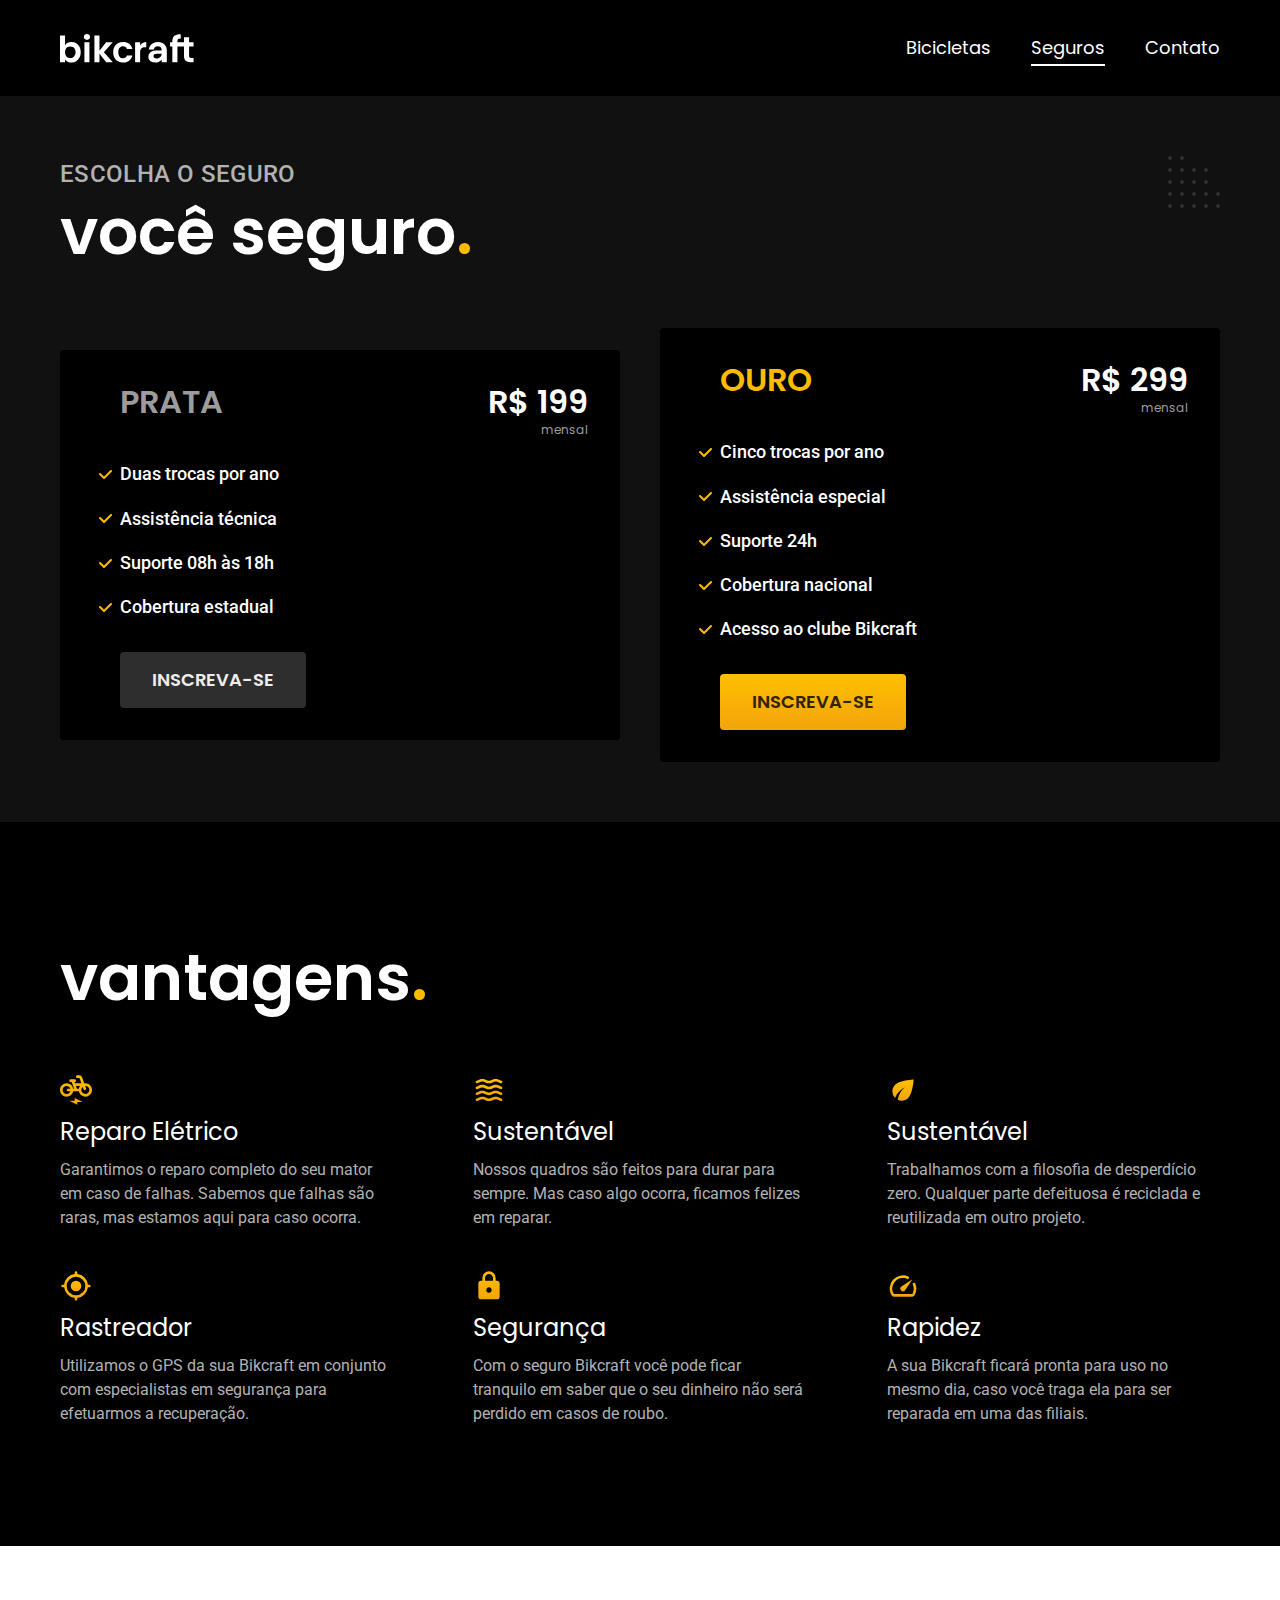
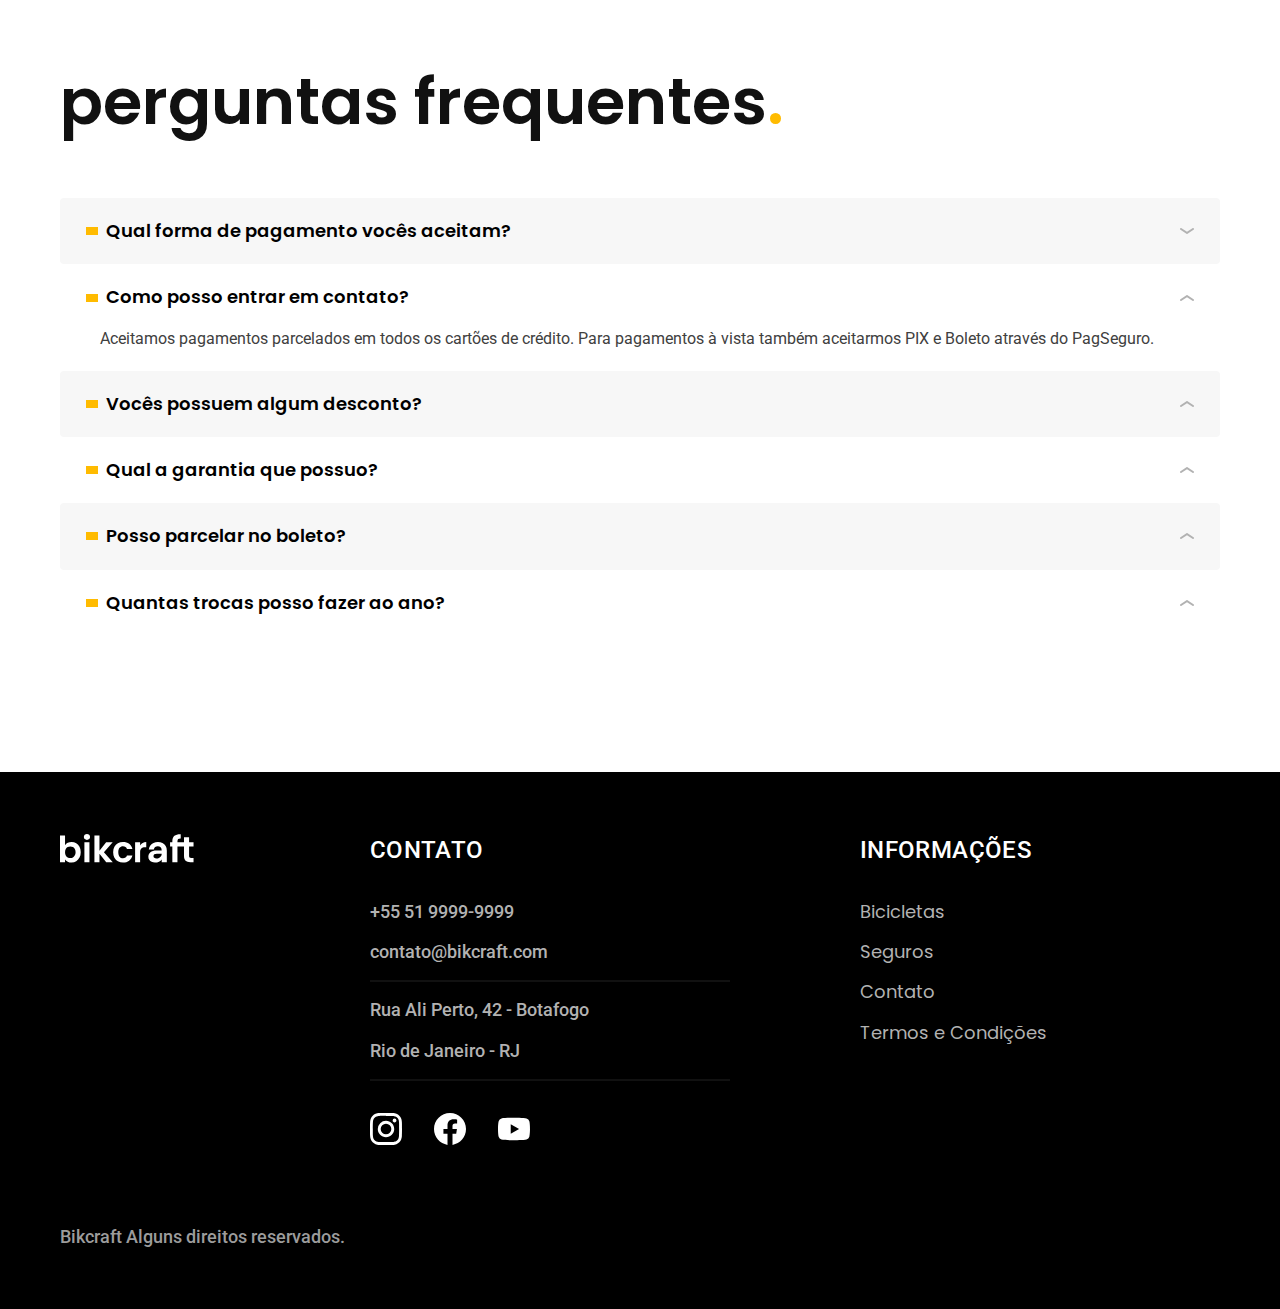
<file: seguros.html>
<!DOCTYPE html>
<html lang="pt-br">
  <head>
    <meta charset="UTF-8" />
    <meta name="viewport" content="width=device-width, initial-scale=1.0" />

    <title>Seguros | Bikcraft</title>
    <meta
      name="description"
      content="Termos e Condições."
    />

        <link rel="icon" href="./favicon.svg" type="image/svg+xml">
    <link rel="stylesheet" href="./css/style.css">
    <link rel="preconnect" href="https://fonts.googleapis.com">
    <link rel="preconnect" href="https://fonts.gstatic.com" crossorigin>
    <link href="https://fonts.googleapis.com/css2?family=Merriweather:ital,wght@1,900&family=Poppins:wght@400;600&family=Roboto:wght@400;500&display=swap" rel="stylesheet">
      <script>document.documentElement.classList.add('js');</script>
  </head>

  <body id="seguros">
    <header class="header-bg">
      <div class="header container">
        <a href="./">
          <img src="./img/bikcraft.svg" alt="Bikcraft" />
        </a>

        <nav aria-label="primaria">
          <ul class="header-menu font-1-m cor-0">
            <li><a href="./bicicletas.html">Bicicletas</a></li>
            <li><a href="./seguros.html">Seguros</a></li>
            <li><a href="./contato.html">Contato</a></li>
          </ul>
        </nav>
      </div>
    </header>

    <main class="seguros-bg">
        <div class="titulo-bg">
            <div class="titulo container">
                <p class="font-2-l-b cor-5">Escolha o seguro</p>
                <h1 class="font-1-xxl cor-0">você seguro<span class="cor-p1">.</span></h1>
            </div>
        </div>
        
        <div class="seguros container">
          <div class="seguros-item fadeInLeft" data-anime="200">
            <h3 class="font-1-xl cor-6">PRATA</h3>
            <span class="font-1-xl cor-0">R$ 199<span class="font-1-xs cor-6">mensal</span></span>
            <ul class="font-2-m cor-0">
              <li>Duas trocas por ano</li>
              <li>Assistência técnica</li>
              <li>Suporte 08h às 18h</li>
              <li>Cobertura estadual</li>
            </ul>
            <a class="botao secundario" href="./orcamento.html?tipo=seguro&produto=prata">Inscreva-se</a>
          </div>
          <div class="seguros-item fadeInRight" data-anime="400">
            <h3 class="font-1-xl cor-p1">OURO</h3>
            <span class="font-1-xl cor-0">R$ 299<span class="font-1-xs cor-6">mensal</span></span>
            <ul class="font-2-m cor-0">
              <li>Cinco trocas por ano</li>
              <li>Assistência especial</li>
              <li>Suporte 24h</li>
              <li>Cobertura nacional</li>
              <li>Acesso ao clube Bikcraft</li>
            </ul>
            <a class="botao" href="./orcamento.html?tipo=seguro&produto=ouro">Inscreva-se</a>
          </div>
        </div>
    </main>

    <article class="vantagens-bg">
      <div class="vantagens container">
        <h2 class="font-1-xxl cor-0">vantagens<span class="cor-p1">.</span></h2>
        <ul>
          <li>
            <img src="./img/icones/eletrica.svg" alt="">
            <h3 class="font-1-l cor-0">Reparo Elétrico</h3>
            <p class="font-2-s cor-5">Garantimos o reparo completo do seu mator em caso de falhas. Sabemos que falhas são raras, mas estamos aqui para caso ocorra.</p>
          </li>
          <li>
            <img src="./img/icones/carbono.svg" alt="">
            <h3 class="font-1-l cor-0">Sustentável</h3>
            <p class="font-2-s cor-5">Nossos quadros são feitos para durar para sempre. Mas caso algo ocorra, ficamos felizes em reparar.</p>
          </li>
          <li>
            <img src="./img/icones/sustentavel.svg" alt="">
            <h3 class="font-1-l cor-0">Sustentável</h3>
            <p class="font-2-s cor-5">Trabalhamos com a filosofia de desperdício zero. Qualquer parte defeituosa é reciclada e reutilizada em outro projeto.</p>
          </li>
          <li>
            <img src="./img/icones/rastreador.svg" alt="">
            <h3 class="font-1-l cor-0">Rastreador</h3>
            <p class="font-2-s cor-5">Utilizamos o GPS da sua Bikcraft em conjunto com especialistas em segurança para efetuarmos a recuperação.</p>
          </li>
          <li>
            <img src="./img/icones/seguro.svg" alt="">
            <h3 class="font-1-l cor-0">Segurança</h3>
            <p class="font-2-s cor-5">Com o seguro Bikcraft você pode ficar tranquilo em saber que o seu dinheiro não será perdido em casos de roubo.</p>
          </li>
          <li>
            <img src="./img/icones/velocidade.svg" alt="">
            <h3 class="font-1-l cor-0">Rapidez</h3>
            <p class="font-2-s cor-5">A sua Bikcraft ficará pronta para uso no mesmo dia, caso você traga ela para ser reparada em uma das filiais.</p>
          </li>
        </ul>
      </div>
    </article>

    <article class="perguntas container">
      <h2 class="font-1-xxl">perguntas frequentes<span class="cor-p1">.</span></h2>
      <dl>
        <div>
          <dt><button class="font-1-m-b" aria-expanded="true" aria-controls="pergunta1">Qual forma de pagamento vocês aceitam?</button></dt>
          <dd id="pergunta1" class="font-2-s cor-9">Aceitamos pagamentos parcelados em todos os cartões de crédito. Para pagamentos à vista também aceitarmos PIX e Boleto através do PagSeguro.</dd>
        </div>
        <div>
          <dt><button class="font-1-m-b" aria-expanded="false" aria-controls="pergunta2">Como posso entrar em contato?</button></dt>
          <dd id="pergunta2" class="font-2-s cor-9 ativa">Aceitamos pagamentos parcelados em todos os cartões de crédito. Para pagamentos à vista também aceitarmos PIX e Boleto através do PagSeguro.</dd>
        </div> 
        <div>
          <dt><button class="font-1-m-b" aria-expanded="false" aria-controls="pergunta3">Vocês possuem algum desconto?</button></dt>
          <dd id="pergunta3" class="font-2-s cor-9">Aceitamos pagamentos parcelados em todos os cartões de crédito. Para pagamentos à vista também aceitarmos PIX e Boleto através do PagSeguro.</dd>
        </div> 
        <div>
          <dt><button class="font-1-m-b" aria-expanded="false" aria-controls="pergunta4">Qual a garantia que possuo?</button></dt>
          <dd id="pergunta4" class="font-2-s cor-9">Aceitamos pagamentos parcelados em todos os cartões de crédito. Para pagamentos à vista também aceitarmos PIX e Boleto através do PagSeguro.</dd>
        </div> 
        <div>
          <dt><button class="font-1-m-b" aria-expanded="false" aria-controls="pergunta5">Posso parcelar no boleto?</button></dt>
          <dd id="pergunta5" class="font-2-s cor-9">Aceitamos pagamentos parcelados em todos os cartões de crédito. Para pagamentos à vista também aceitarmos PIX e Boleto através do PagSeguro.</dd>
        </div> 
        <div>
          <dt><button class="font-1-m-b" aria-expanded="false" aria-controls="pergunta6">Quantas trocas posso fazer ao ano?</button></dt>
          <dd id="pergunta6" class="font-2-s cor-9">Aceitamos pagamentos parcelados em todos os cartões de crédito. Para pagamentos à vista também aceitarmos PIX e Boleto através do PagSeguro.</dd>
        </div>   
      </dl>
    </article>

    <footer class="footer-bg">
        <div class="footer container">
            <img src="./img/bikcraft.svg" alt="Bikcraft">
            <div class="footer-contato">
            <h3 class="font-2-l-b cor-0">Contato</h3>
            <ul class=" font-2-m cor-5">
                <li><a href="tel:+555199999999">+55 51 9999-9999</a></li>
                <li><a href="mailto:contato@bikcraft.com">contato@bikcraft.com</a></li>
                <li>Rua Ali Perto, 42 - Botafogo</li>
                <li>Rio de Janeiro - RJ</li>
            </ul>
            <div class="footer-redes">
                <a href="./">
                <img src="./img/redes/instagram.svg" alt="instagram">
                </a>
                <a href="./">
                <img src="./img/redes/facebook.svg" alt="Facebook">
                </a>
                <a href="./">
                <img src="./img/redes/youtube.svg" alt="Youtube">
                </a>
            </div>
            </div>
            <div class="footer-informacoes">
            <h3 class="font-2-l-b cor-0">Informações</h3>
            <nav>
                <ul class="font-1-m cor-5">
                <li><a href="./bicicletas.html">Bicicletas</a></li>
                <li><a href="./seguros.html">Seguros</a></li>
                <li><a href="./contato.html">Contato</a></li>
                <li><a href="./termos.html">Termos e Condições</a></li>
                </ul>
            </nav>
            </div>
            <p class="footer-copy font-2-m cor-6">Bikcraft Alguns direitos reservados.</p>        
        </div>
    </footer>
    <script src="./js/plugins/simple-anime.js"></script>
    <script src="./js/script.js"></script>
  </body>
</file>
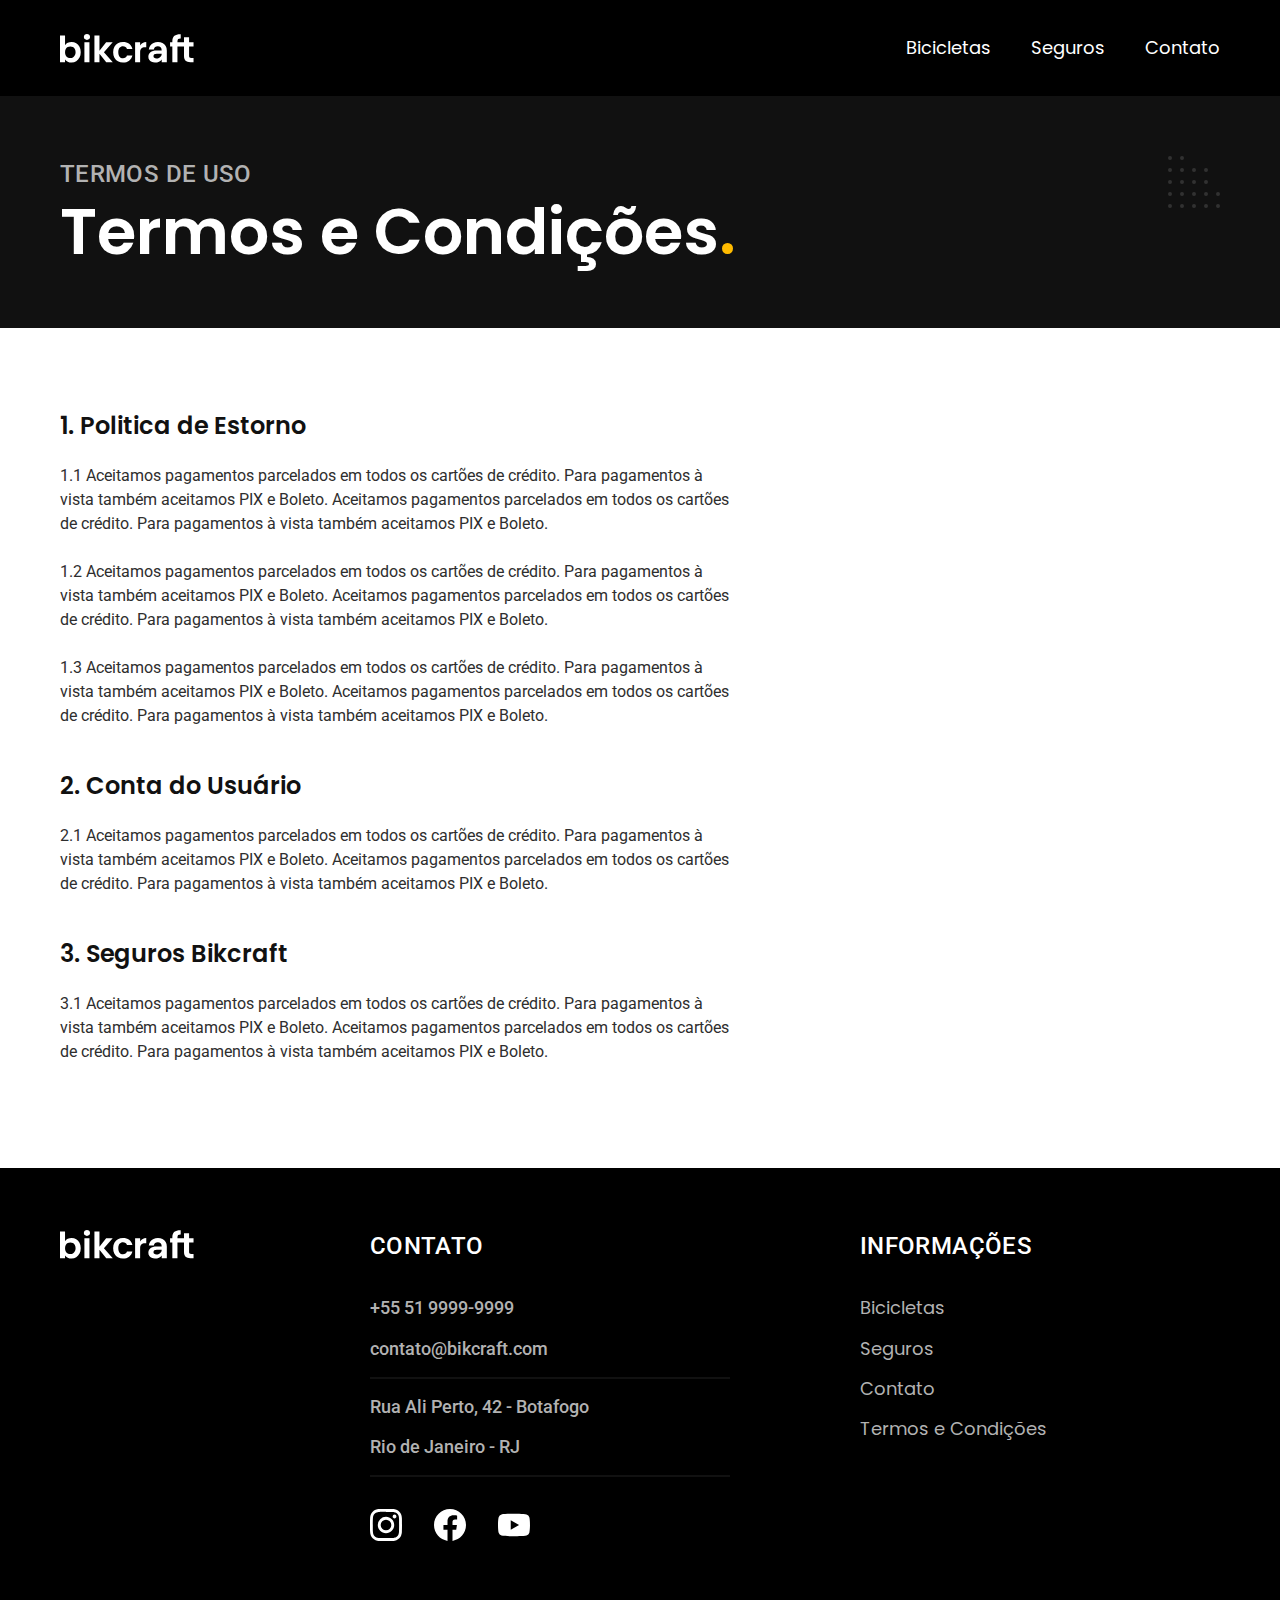
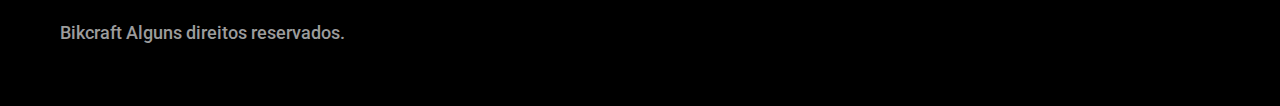
<file: termos.html>
<!DOCTYPE html>
<html lang="pt-br">
  <head>
    <meta charset="UTF-8" />
    <meta name="viewport" content="width=device-width, initial-scale=1.0" />

    <title>Termos e Condições | Bikcraft</title>
    <meta
      name="description"
      content="Termos e Condições."
    />

        <link rel="icon" href="./favicon.svg" type="image/svg+xml">
    <link rel="stylesheet" href="./css/style.css">
    <link rel="preconnect" href="https://fonts.googleapis.com">
    <link rel="preconnect" href="https://fonts.gstatic.com" crossorigin>
    <link href="https://fonts.googleapis.com/css2?family=Merriweather:ital,wght@1,900&family=Poppins:wght@400;600&family=Roboto:wght@400;500&display=swap" rel="stylesheet">
      <script>document.documentElement.classList.add('js');</script>
  </head>

  <body id="termos">
    <header class="header-bg">
      <div class="header container">
        <a href="./">
          <img src="./img/bikcraft.svg" alt="Bikcraft" />
        </a>

        <nav aria-label="primaria">
          <ul class="header-menu font-1-m cor-0">
            <li><a href="./bicicletas.html">Bicicletas</a></li>
            <li><a href="./seguros.html">Seguros</a></li>
            <li><a href="./contato.html">Contato</a></li>
          </ul>
        </nav>
      </div>
    </header>

    <main>
        <div class="titulo-bg">
            <div class="titulo container">
                <p class="font-2-l-b cor-5">Termos de uso</p>
                <h1 class="font-1-xxl cor-0">Termos e Condições<span class="cor-p1">.</span></h1>
            </div>
        </div>

        <div class="termos font-2-s cor-10 container">
            <h2 class="font-1-l cor-11">1. Politica de Estorno</h2>
            <p>1.1 Aceitamos pagamentos parcelados em todos os cartões de crédito. Para pagamentos à vista também aceitamos PIX e Boleto. Aceitamos pagamentos parcelados em todos os cartões de crédito. Para pagamentos à vista também aceitamos PIX e Boleto.</p>
            <p>1.2 Aceitamos pagamentos parcelados em todos os cartões de crédito. Para pagamentos à vista também aceitamos PIX e Boleto. Aceitamos pagamentos parcelados em todos os cartões de crédito. Para pagamentos à vista também aceitamos PIX e Boleto.</p>
            <p>1.3 Aceitamos pagamentos parcelados em todos os cartões de crédito. Para pagamentos à vista também aceitamos PIX e Boleto. Aceitamos pagamentos parcelados em todos os cartões de crédito. Para pagamentos à vista também aceitamos PIX e Boleto.</p>

            <h2 class="font-1-l cor-11">2. Conta do Usuário</h2>
            <p>2.1 Aceitamos pagamentos parcelados em todos os cartões de crédito. Para pagamentos à vista também aceitamos PIX e Boleto. Aceitamos pagamentos parcelados em todos os cartões de crédito. Para pagamentos à vista também aceitamos PIX e Boleto.</p>

            <h2 class="font-1-l cor-11">3. Seguros Bikcraft</h2>
            <p>3.1 Aceitamos pagamentos parcelados em todos os cartões de crédito. Para pagamentos à vista também aceitamos PIX e Boleto. Aceitamos pagamentos parcelados em todos os cartões de crédito. Para pagamentos à vista também aceitamos PIX e Boleto.</p>
        </div>
    </main>

    <footer class="footer-bg">
        <div class="footer container">
            <img src="./img/bikcraft.svg" alt="Bikcraft">
            <div class="footer-contato">
            <h3 class="font-2-l-b cor-0">Contato</h3>
            <ul class=" font-2-m cor-5">
                <li><a href="tel:+555199999999">+55 51 9999-9999</a></li>
                <li><a href="mailto:contato@bikcraft.com">contato@bikcraft.com</a></li>
                <li>Rua Ali Perto, 42 - Botafogo</li>
                <li>Rio de Janeiro - RJ</li>
            </ul>
            <div class="footer-redes">
                <a href="./">
                <img src="./img/redes/instagram.svg" alt="instagram">
                </a>
                <a href="./">
                <img src="./img/redes/facebook.svg" alt="Facebook">
                </a>
                <a href="./">
                <img src="./img/redes/youtube.svg" alt="Youtube">
                </a>
            </div>
            </div>
            <div class="footer-informacoes">
            <h3 class="font-2-l-b cor-0">Informações</h3>
            <nav>
                <ul class="font-1-m cor-5">
                <li><a href="./bicicletas.html">Bicicletas</a></li>
                <li><a href="./seguros.html">Seguros</a></li>
                <li><a href="./contato.html">Contato</a></li>
                <li><a href="./termos.html">Termos e Condições</a></li>
                </ul>
            </nav>
            </div>
            <p class="footer-copy font-2-m cor-6">Bikcraft Alguns direitos reservados.</p>        
        </div>
    </footer>
    <script src="./js/script.js"></script>
  </body>
</file>
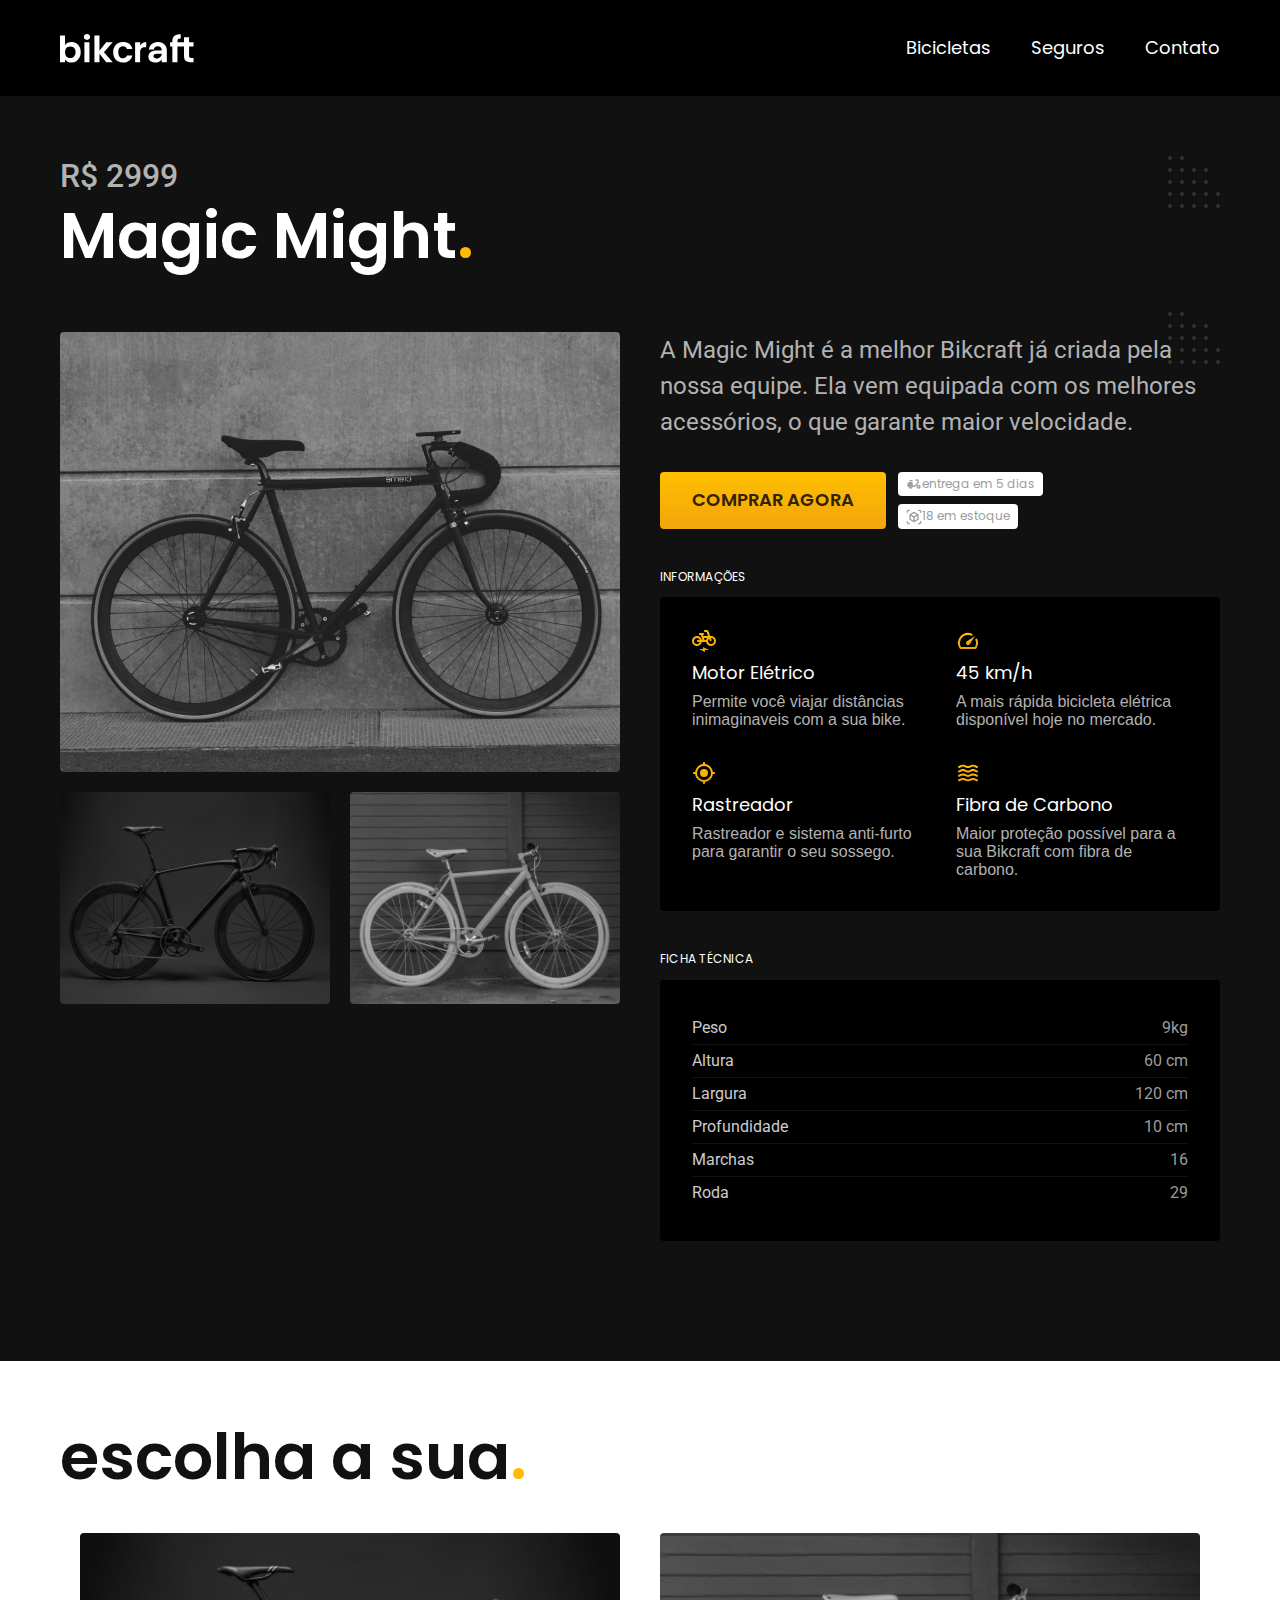
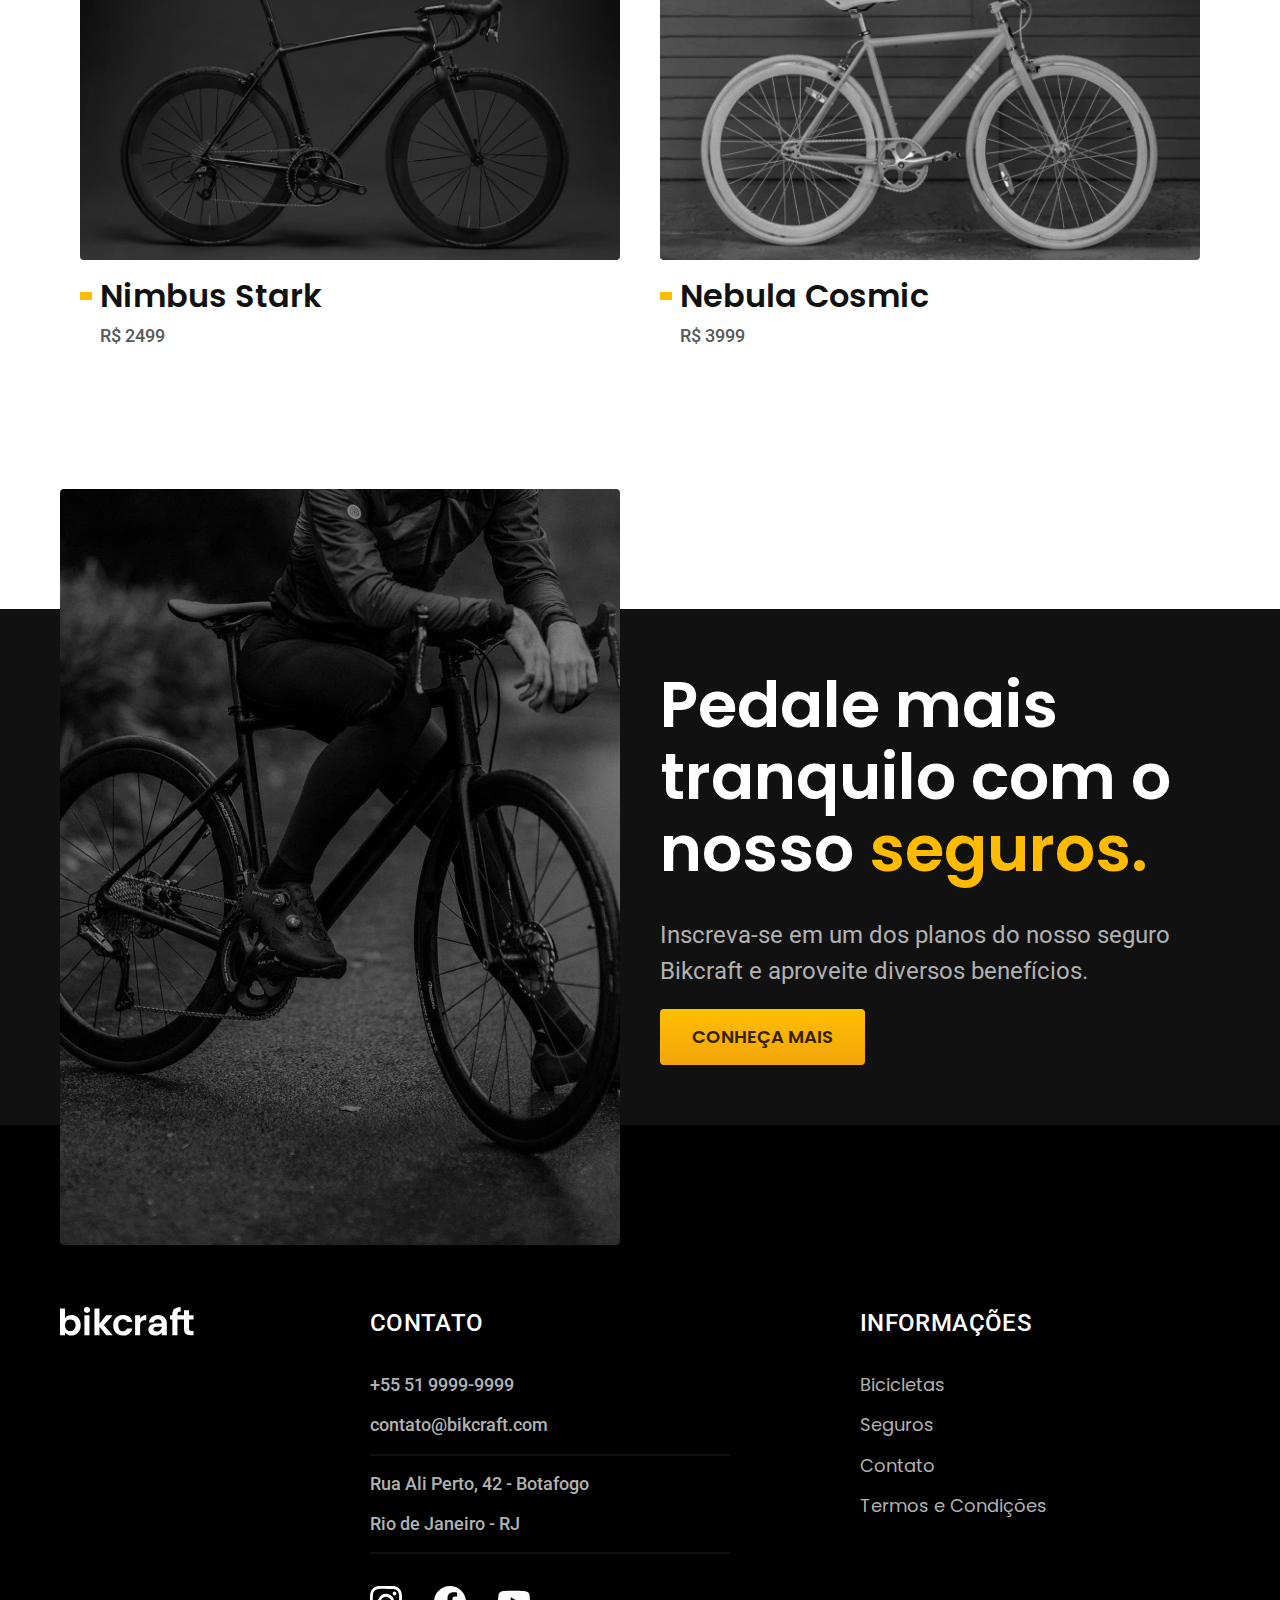
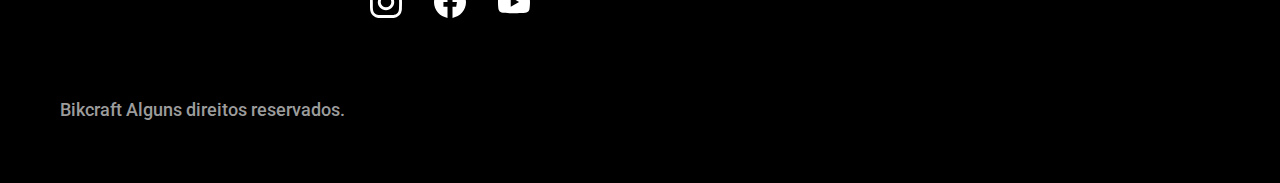
<file: bicicletas/magic.html>
<!DOCTYPE html>
<html lang="pt-br">
  <head>
    <meta charset="UTF-8" />
    <meta name="viewport" content="width=device-width, initial-scale=1.0" />

    <title>Magic | Bikcraft</title>
    <meta
      name="description"
      content="Nimbus Stark."
    />
    
    <link rel="icon" href="../favicon.svg" type="image/svg+xml">
    <link rel="stylesheet" href="../css/style.css" />
    <link rel="preconnect" href="https://fonts.googleapis.com">
    <link rel="preconnect" href="https://fonts.gstatic.com" crossorigin>
    <link href="https://fonts.googleapis.com/css2?family=Merriweather:ital,wght@1,900&family=Poppins:wght@400;600&family=Roboto:wght@400;500&display=swap" rel="stylesheet">
      <script>document.documentElement.classList.add('js');</script>
  </head>

  <body id="bicicletas">
    <header class="header-bg">
      <div class="header container">
        <a href="../">
          <img src="../img/bikcraft.svg" alt="Bikcraft" />
        </a>

        <nav aria-label="primaria">
          <ul class="header-menu font-1-m cor-0">
            <li><a href="../bicicletas.html">Bicicletas</a></li>
            <li><a href="../seguros.html">Seguros</a></li>
            <li><a href="../contato.html">Contato</a></li>
          </ul>
        </nav>
      </div>
    </header>

    <main class="titulo-bg">
        <div >
            <div class="titulo container">
                <p class="font-2-xl cor-5">R$ 2999</p>
                <h1 class="font-1-xxl cor-0">Magic Might<span class="cor-p1">.</span></h1>
            </div>
        </div>
        <div class="bicicleta container">
            <div class="bicicleta-imagens">
                <img src="../img/bicicleta/nimbus2.jpg" alt="">
                <img src="../img/bicicleta/nimbus1.jpg" alt="">
                <img src="../img/bicicleta/nimbus3.jpg" alt="">
            </div>
            <div class="bicicleta-conteudo">
                <p class="font-2-l cor-5">A Magic Might é a melhor Bikcraft já criada pela nossa equipe. Ela vem equipada com os melhores acessórios, o que garante maior velocidade.</p>
            
                <div class="bicicleta-comprar">
                    <a class="botao" href="../orcamento.html?tipo=bikcraft&produto=magic">Comprar Agora</a>
                    <span class="font-1-xs cor-6"><img src="../img/icones/entrega.svg" alt=""> entrega em 5 dias</span>
                    <span class="font-1-xs cor-6"><img src="../img/icones/estoque.svg" alt=""> 18 em estoque</span>
                </div>
                <h2 class="font-1-xs cor-0">Informações</h2>
                <ul class="bicicleta-informacoes">
                    <li>
                        <img src="../img//icones/eletrica.svg" alt="">
                        <h3 class="font-1-m cor-0">Motor Elétrico</h3>
                        <p class="font-2-sx cor-5">Permite você viajar distâncias inimaginaveis com a sua bike.</p>
                    </li>
                    <li>
                        <img src="../img//icones/velocidade.svg" alt="">
                        <h3 class="font-1-m cor-0">45 km/h</h3>
                        <p class="font-2-sx cor-5">A mais rápida bicicleta elétrica disponível hoje no mercado.</p>
                    </li>
                    <li>
                        <img src="../img//icones/rastreador.svg" alt="">
                        <h3 class="font-1-m cor-0">Rastreador</h3>
                        <p class="font-2-sx cor-5">Rastreador e sistema anti-furto para garantir o seu sossego.</p>
                    </li>
                    <li>
                        <img src="../img//icones/carbono.svg" alt="">
                        <h3 class="font-1-m cor-0">Fibra de Carbono</h3>
                        <p class="font-2-sx cor-5">Maior proteção possível para a sua Bikcraft com fibra de carbono.</p>
                    </li>
                </ul>
                <h2 class="font-1-xs cor-0">Ficha Técnica</h2>
                <ul class="bicicleta-ficha font-2-s cor-4">
                    <li>Peso <span>9kg</span></li>
                    <li>Altura <span>60 cm</span></li>
                    <li>Largura <span>120 cm</span></li>
                    <li>Profundidade <span>10 cm</span></li>
                    <li>Marchas <span>16</span></li>
                    <li>Roda <span>29</span></li>
                </ul>
            </div>
        </div>
    </main>

    <article class="bicicletas-lista container">
        <h2 class="font-1-xxl">escolha a sua<span class="cor-p1">.</span></h2>
        <ul>
          <li>
            <a href="./magic.html">
              <img src="../img/bicicletas/nimbus.jpg" alt="Bicicleta preta">
              <h3 class="font-1-xl">Nimbus Stark</h3>
              <span class="font-2-m cor-8">R$ 2499</span>
            </a>
          </li>
          <li>
            <a href="./nebula.html">
              <img src="../img/bicicletas/nebula.jpg" alt="Bicicleta preta">
              <h3 class="font-1-xl">Nebula Cosmic</h3>
              <span class="font-2-m cor-8">R$ 3999</span>
            </a>
          </li>
        </ul>
    </article>

    <article class="seguro-bg">
        <div class="seguro container">
            <div class="seguro-imagem">
                <img src="../img/fotos/seguros.jpg" alt="Pessoa">
            </div>
            <div class="seguro-conteudo">
                <h2 class="font-1-xxl cor-0">Pedale mais tranquilo com o nosso <span class="cor-p1">seguros.</span></h2>
                <p class="font-2-l cor-5">Inscreva-se em um dos planos do nosso seguro Bikcraft e aproveite diversos benefícios.</p>
                <a class="botao" href="../seguros.html">Conheça Mais</a>
            </div>
        </div>
    </article>

    <footer class="footer-bg">
        <div class="footer container">
            <img src="../img/bikcraft.svg" alt="Bikcraft">
            <div class="footer-contato">
            <h3 class="font-2-l-b cor-0">Contato</h3>
            <ul class=" font-2-m cor-5">
                <li><a href="tel:+555199999999">+55 51 9999-9999</a></li>
                <li><a href="mailto:contato@bikcraft.com">contato@bikcraft.com</a></li>
                <li>Rua Ali Perto, 42 - Botafogo</li>
                <li>Rio de Janeiro - RJ</li>
            </ul>
            <div class="footer-redes">
                <a href="../">
                <img src="../img/redes/instagram.svg" alt="instagram">
                </a>
                <a href="../">
                <img src="../img/redes/facebook.svg" alt="Facebook">
                </a>
                <a href="../">
                <img src="../img/redes/youtube.svg" alt="Youtube">
                </a>
            </div>
            </div>
            <div class="footer-informacoes">
            <h3 class="font-2-l-b cor-0">Informações</h3>
            <nav>
                <ul class="font-1-m cor-5">
                <li><a href="../bicicletas.html">Bicicletas</a></li>
                <li><a href="../seguros.html">Seguros</a></li>
                <li><a href="../contato.html">Contato</a></li>
                <li><a href="../termos.html">Termos e Condições</a></li>
                </ul>
            </nav>
            </div>
            <p class="footer-copy font-2-m cor-6">Bikcraft Alguns direitos reservados.</p>        
        </div>
    </footer>
    <script src="../js/script.js"></script>
  </body>
</file>
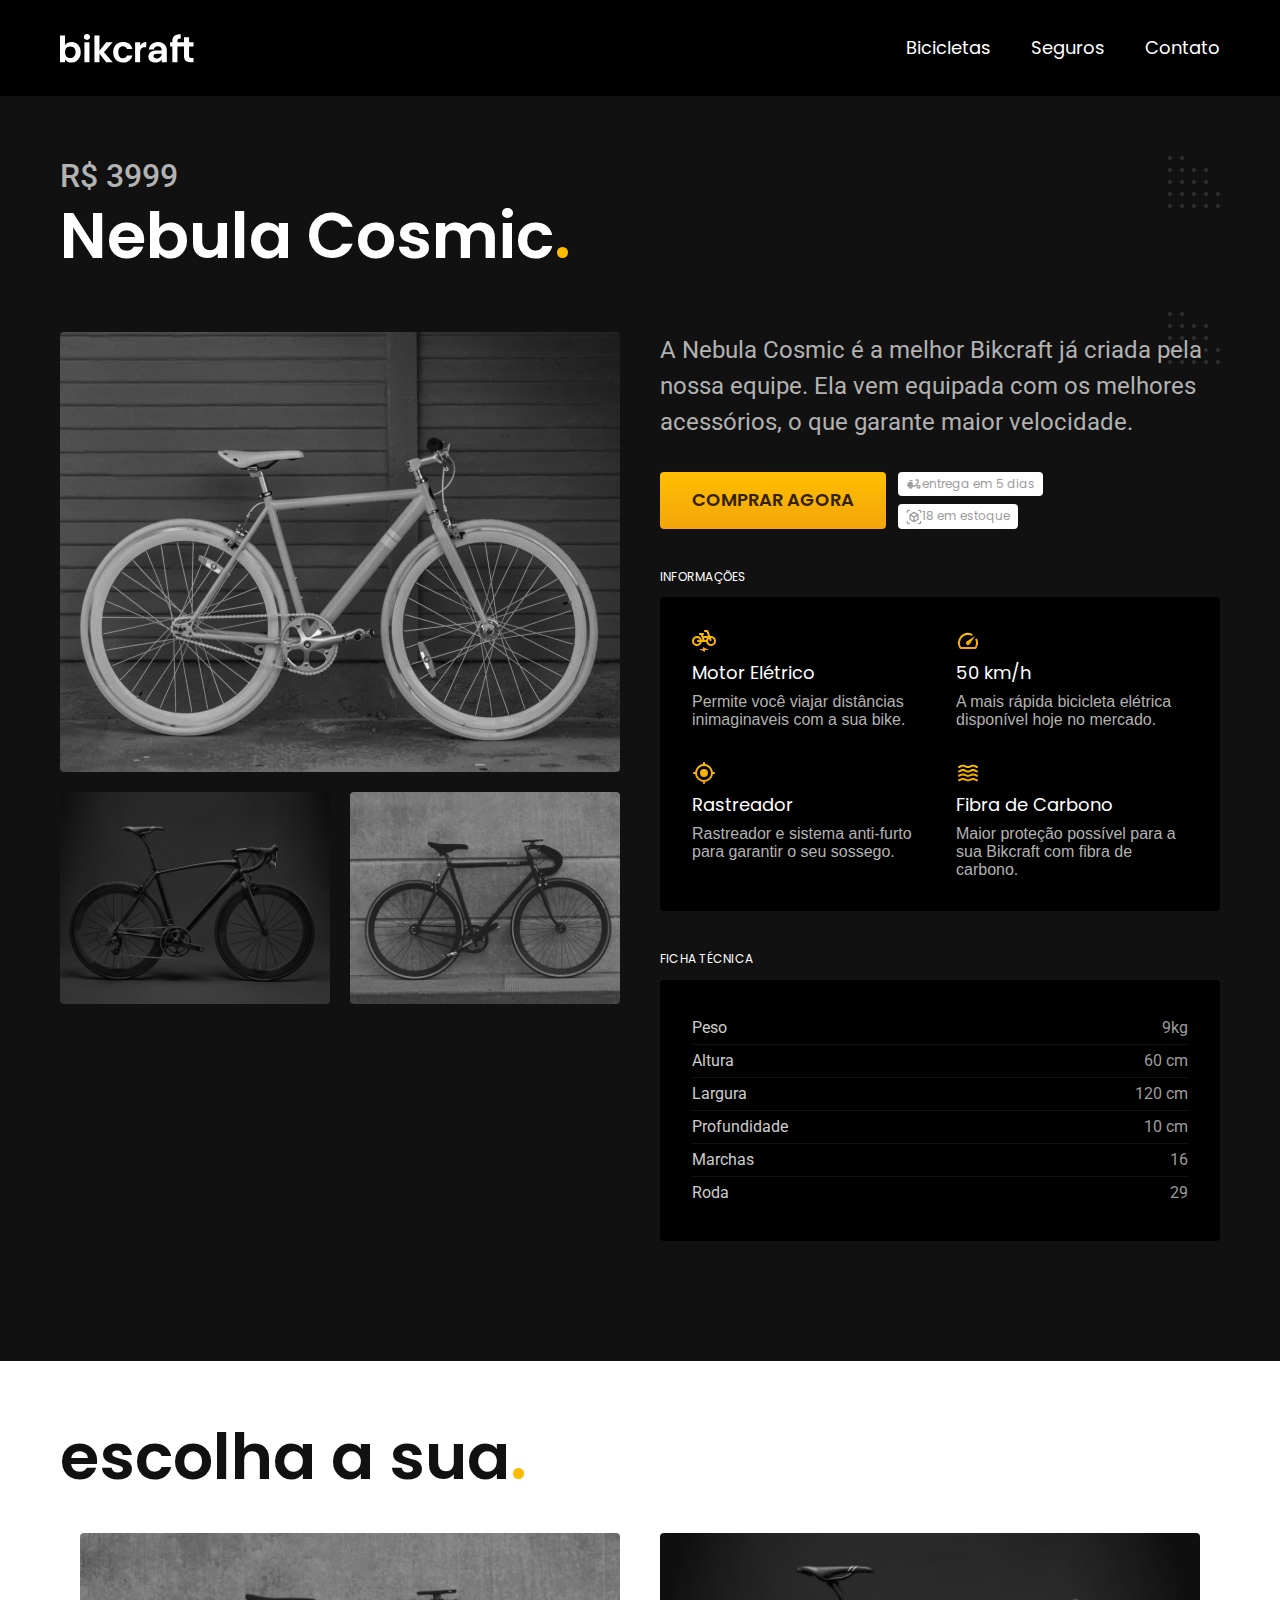
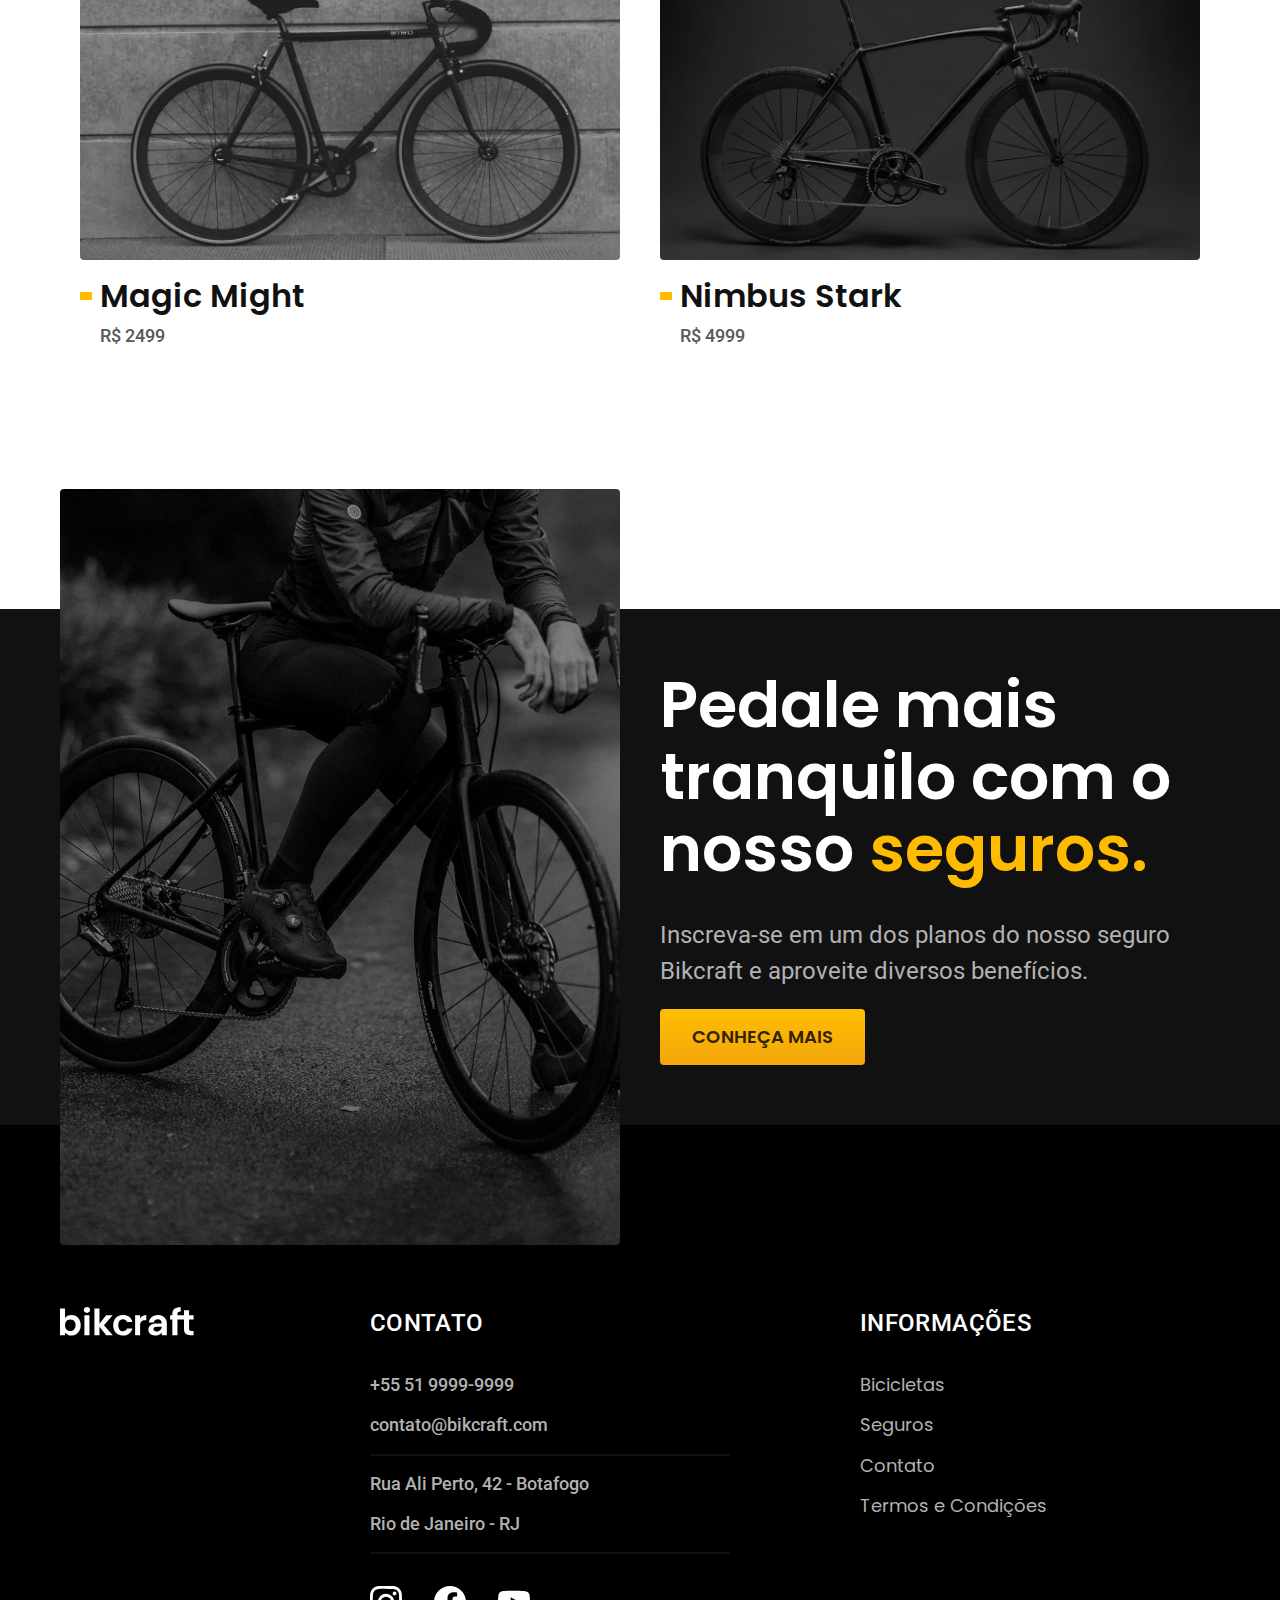
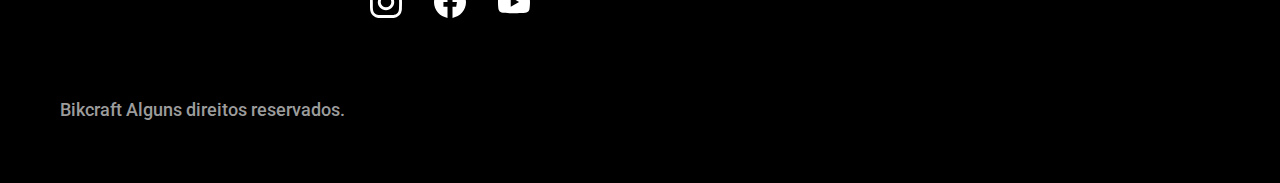
<file: bicicletas/nebula.html>
<!DOCTYPE html>
<html lang="pt-br">
  <head>
    <meta charset="UTF-8" />
    <meta name="viewport" content="width=device-width, initial-scale=1.0" />

    <title>Nebula | Bikcraft</title>
    <meta
      name="description"
      content="Nimbus Stark."
    />
    <link rel="icon" href="../favicon.svg" type="image/svg+xml">
    <link rel="stylesheet" href="../css/style.css" />
    <link rel="preconnect" href="https://fonts.googleapis.com">
    <link rel="preconnect" href="https://fonts.gstatic.com" crossorigin>
    <link href="https://fonts.googleapis.com/css2?family=Merriweather:ital,wght@1,900&family=Poppins:wght@400;600&family=Roboto:wght@400;500&display=swap" rel="stylesheet">
      <script>document.documentElement.classList.add('js');</script>
  </head>

  <body id="bicicletas">
    <header class="header-bg">
      <div class="header container">
        <a href="../">
          <img src="../img/bikcraft.svg" alt="Bikcraft" />
        </a>

        <nav aria-label="primaria">
          <ul class="header-menu font-1-m cor-0">
            <li><a href="../bicicletas.html">Bicicletas</a></li>
            <li><a href="../seguros.html">Seguros</a></li>
            <li><a href="../contato.html">Contato</a></li>
          </ul>
        </nav>
      </div>
    </header>

    <main class="titulo-bg">
        <div >
            <div class="titulo container">
                <p class="font-2-xl cor-5">R$ 3999</p>
                <h1 class="font-1-xxl cor-0">Nebula Cosmic<span class="cor-p1">.</span></h1>
            </div>
        </div>
        <div class="bicicleta container">
            <div class="bicicleta-imagens">
                <img src="../img/bicicleta/nimbus3.jpg" alt=""> 
                <img src="../img/bicicleta/nimbus1.jpg" alt="">
                <img src="../img/bicicleta/nimbus2.jpg" alt="">
            </div>
            <div class="bicicleta-conteudo">
                <p class="font-2-l cor-5">A Nebula Cosmic é a melhor Bikcraft já criada pela nossa equipe. Ela vem equipada com os melhores acessórios, o que garante maior velocidade.</p>
            
                <div class="bicicleta-comprar">
                    <a class="botao" href="../orcamento.html?tipo=bikcraft&produto=nebula">Comprar Agora</a>
                    <span class="font-1-xs cor-6"><img src="../img/icones/entrega.svg" alt=""> entrega em 5 dias</span>
                    <span class="font-1-xs cor-6"><img src="../img/icones/estoque.svg" alt=""> 18 em estoque</span>
                </div>
                <h2 class="font-1-xs cor-0">Informações</h2>
                <ul class="bicicleta-informacoes">
                    <li>
                        <img src="../img//icones/eletrica.svg" alt="">
                        <h3 class="font-1-m cor-0">Motor Elétrico</h3>
                        <p class="font-2-sx cor-5">Permite você viajar distâncias inimaginaveis com a sua bike.</p>
                    </li>
                    <li>
                        <img src="../img//icones/velocidade.svg" alt="">
                        <h3 class="font-1-m cor-0">50 km/h</h3>
                        <p class="font-2-sx cor-5">A mais rápida bicicleta elétrica disponível hoje no mercado.</p>
                    </li>
                    <li>
                        <img src="../img//icones/rastreador.svg" alt="">
                        <h3 class="font-1-m cor-0">Rastreador</h3>
                        <p class="font-2-sx cor-5">Rastreador e sistema anti-furto para garantir o seu sossego.</p>
                    </li>
                    <li>
                        <img src="../img//icones/carbono.svg" alt="">
                        <h3 class="font-1-m cor-0">Fibra de Carbono</h3>
                        <p class="font-2-sx cor-5">Maior proteção possível para a sua Bikcraft com fibra de carbono.</p>
                    </li>
                </ul>
                <h2 class="font-1-xs cor-0">Ficha Técnica</h2>
                <ul class="bicicleta-ficha font-2-s cor-4">
                    <li>Peso <span>9kg</span></li>
                    <li>Altura <span>60 cm</span></li>
                    <li>Largura <span>120 cm</span></li>
                    <li>Profundidade <span>10 cm</span></li>
                    <li>Marchas <span>16</span></li>
                    <li>Roda <span>29</span></li>
                </ul>
            </div>
        </div>
    </main>

    <article class="bicicletas-lista container">
        <h2 class="font-1-xxl">escolha a sua<span class="cor-p1">.</span></h2>
        <ul>
          <li>
            <a href="./magic.html">
              <img src="../img/bicicletas/magic.jpg" alt="Bicicleta preta">
              <h3 class="font-1-xl">Magic Might</h3>
              <span class="font-2-m cor-8">R$ 2499</span>
            </a>
          </li>
          <li>
            <a href="./nebula.html">
              <img src="../img/bicicletas/nimbus.jpg" alt="Bicicleta preta">
              <h3 class="font-1-xl">Nimbus Stark</h3>
              <span class="font-2-m cor-8">R$ 4999</span>
            </a>
          </li>
        </ul>
    </article>

    <article class="seguro-bg">
        <div class="seguro container">
            <div class="seguro-imagem">
                <img src="../img/fotos/seguros.jpg" alt="Pessoa">
            </div>
            <div class="seguro-conteudo">
                <h2 class="font-1-xxl cor-0">Pedale mais tranquilo com o nosso <span class="cor-p1">seguros.</span></h2>
                <p class="font-2-l cor-5">Inscreva-se em um dos planos do nosso seguro Bikcraft e aproveite diversos benefícios.</p>
                <a class="botao" href="../seguros.html">Conheça Mais</a>
            </div>
        </div>
    </article>

    <footer class="footer-bg">
        <div class="footer container">
            <img src="../img/bikcraft.svg" alt="Bikcraft">
            <div class="footer-contato">
            <h3 class="font-2-l-b cor-0">Contato</h3>
            <ul class=" font-2-m cor-5">
                <li><a href="tel:+555199999999">+55 51 9999-9999</a></li>
                <li><a href="mailto:contato@bikcraft.com">contato@bikcraft.com</a></li>
                <li>Rua Ali Perto, 42 - Botafogo</li>
                <li>Rio de Janeiro - RJ</li>
            </ul>
            <div class="footer-redes">
                <a href="../">
                <img src="../img/redes/instagram.svg" alt="instagram">
                </a>
                <a href="../">
                <img src="../img/redes/facebook.svg" alt="Facebook">
                </a>
                <a href="../">
                <img src="../img/redes/youtube.svg" alt="Youtube">
                </a>
            </div>
            </div>
            <div class="footer-informacoes">
            <h3 class="font-2-l-b cor-0">Informações</h3>
            <nav>
                <ul class="font-1-m cor-5">
                <li><a href="../bicicletas.html">Bicicletas</a></li>
                <li><a href="../seguros.html">Seguros</a></li>
                <li><a href="../contato.html">Contato</a></li>
                <li><a href="../termos.html">Termos e Condições</a></li>
                </ul>
            </nav>
            </div>
            <p class="footer-copy font-2-m cor-6">Bikcraft Alguns direitos reservados.</p>        
        </div>
    </footer>
    <script src="../js/script.js"></script>
  </body>
</file>
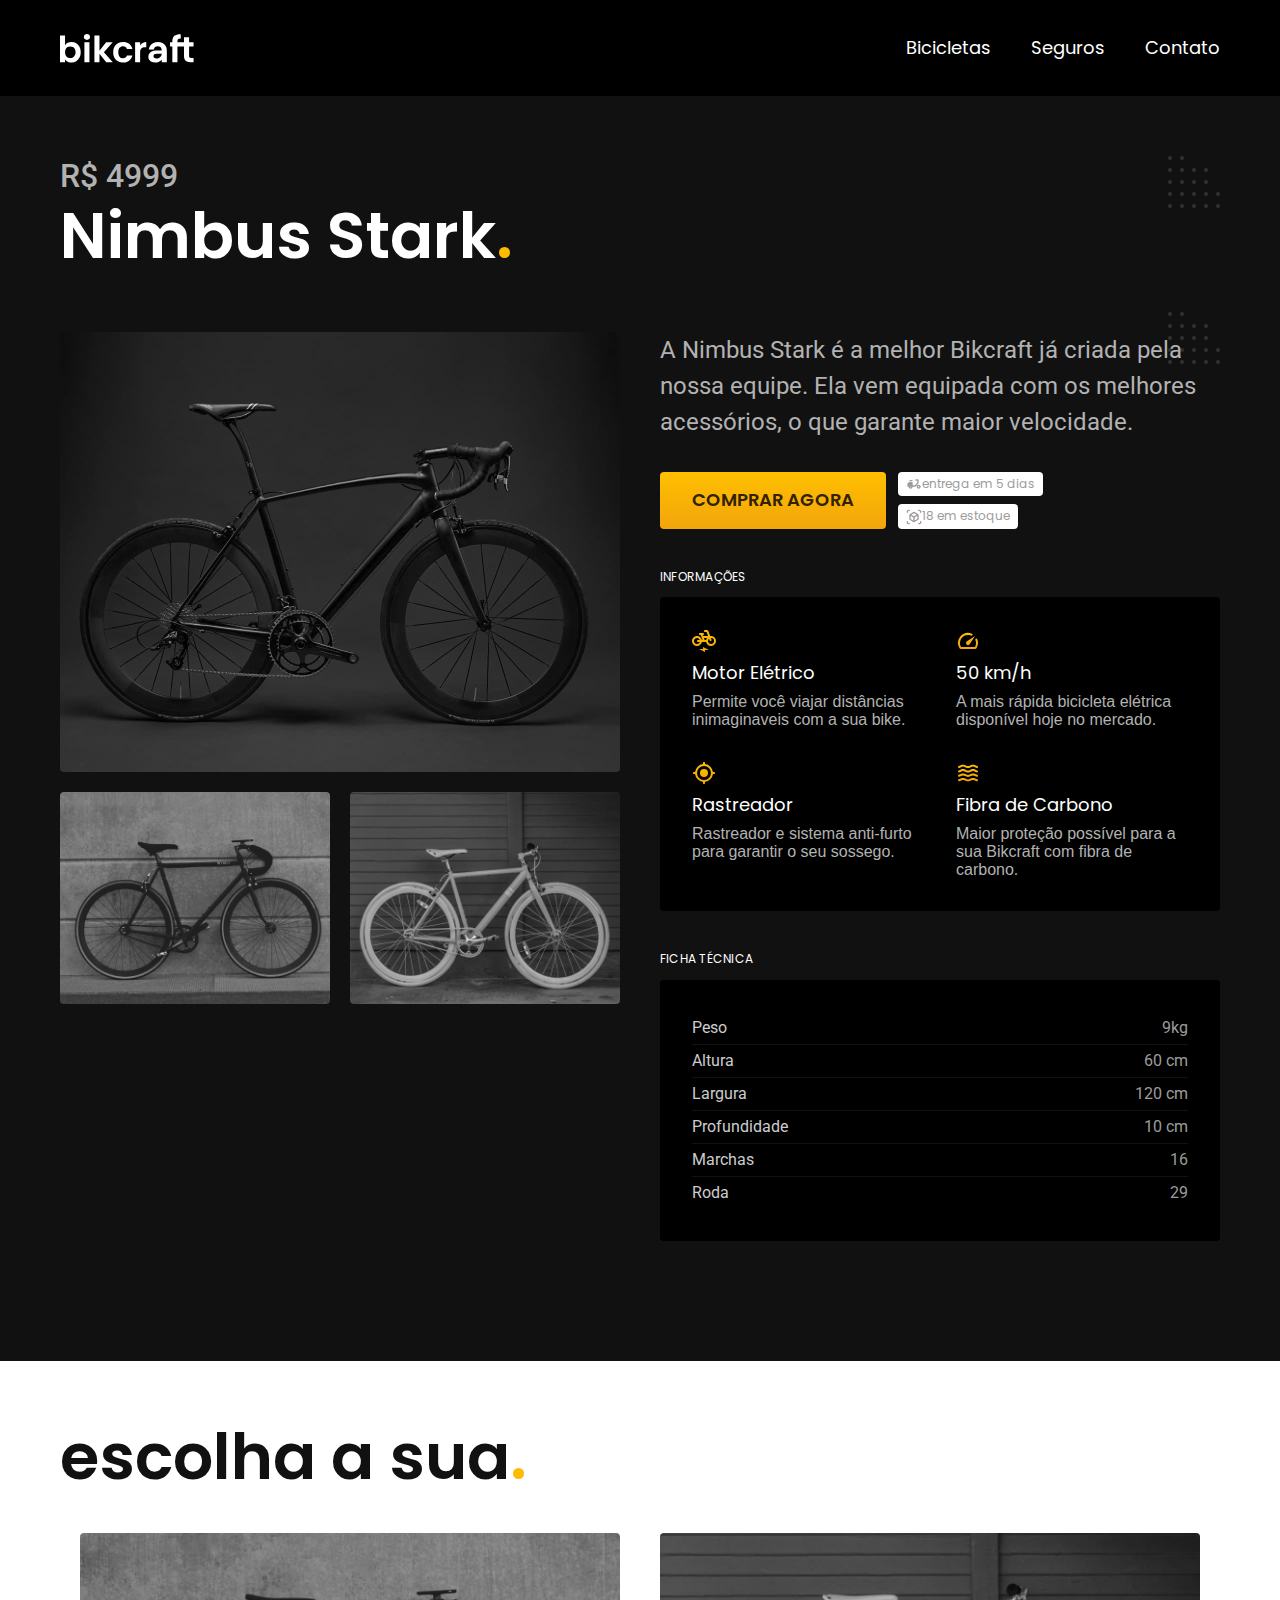
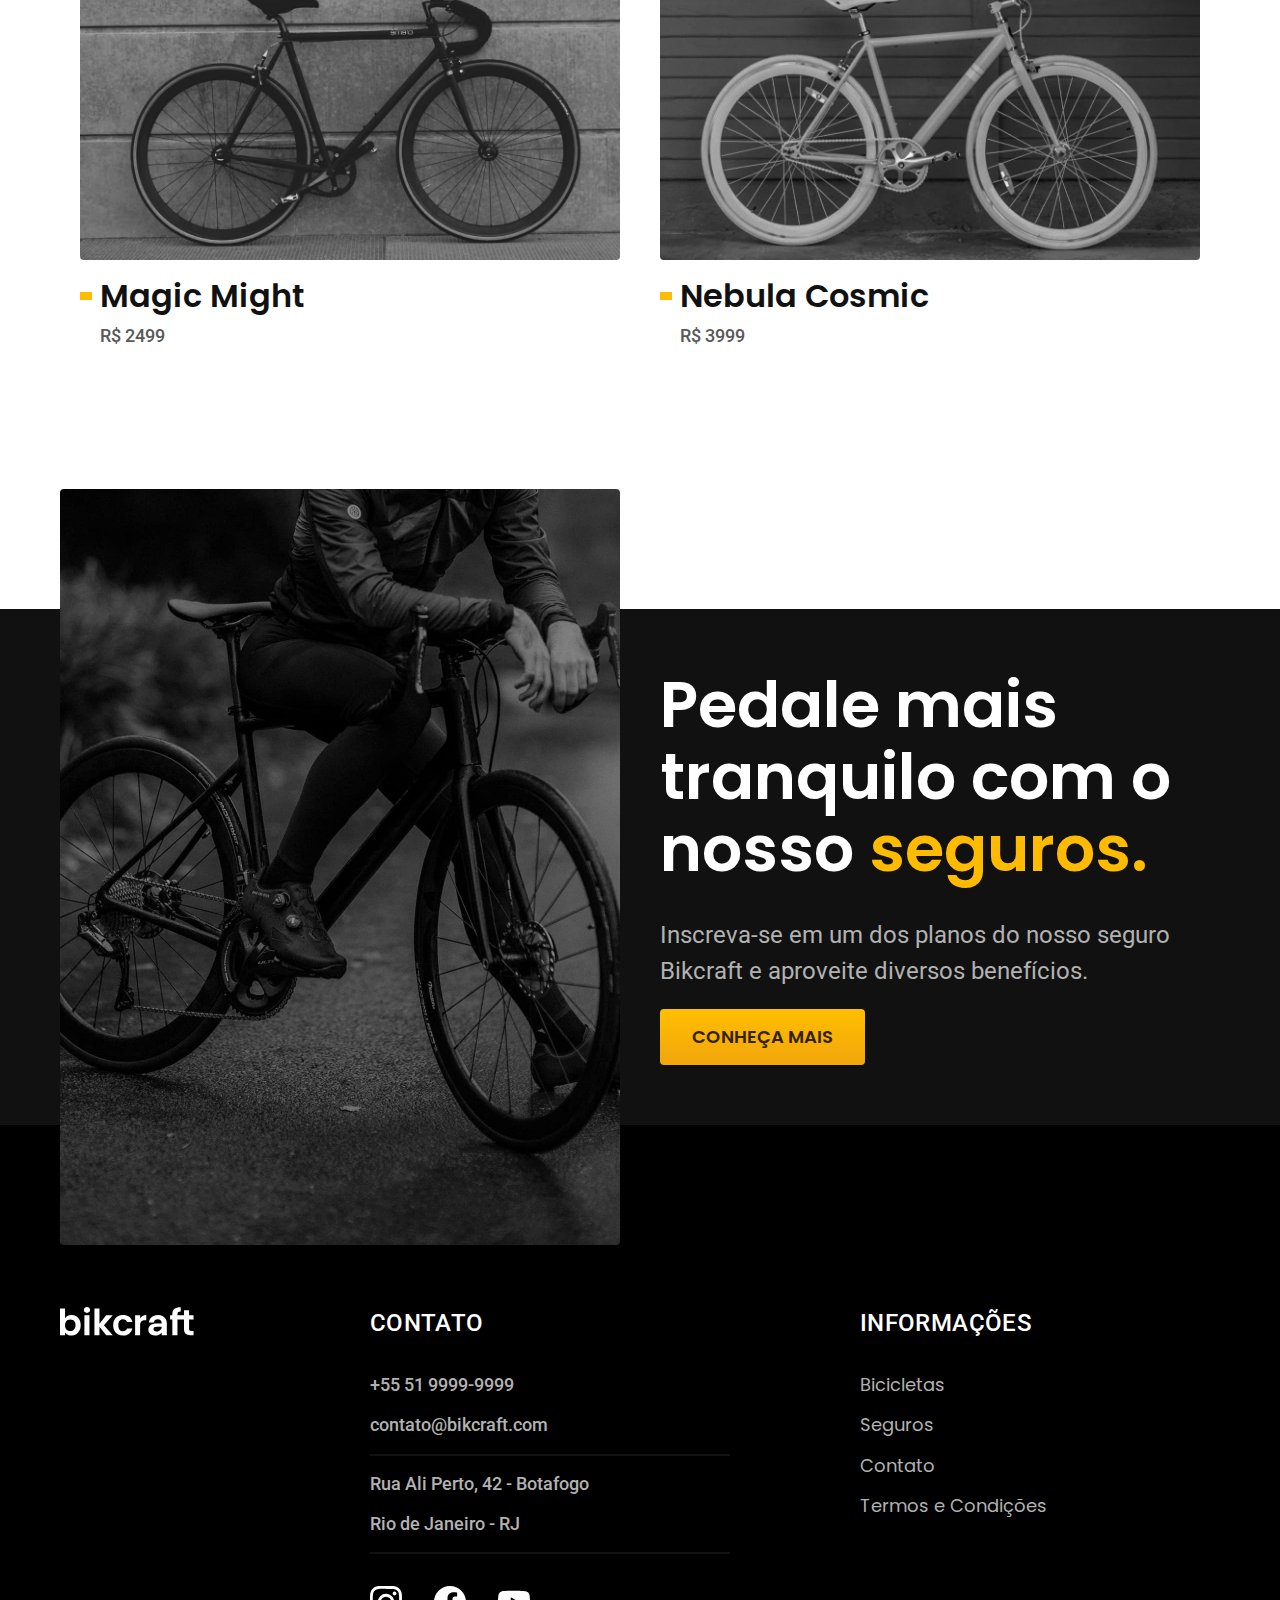
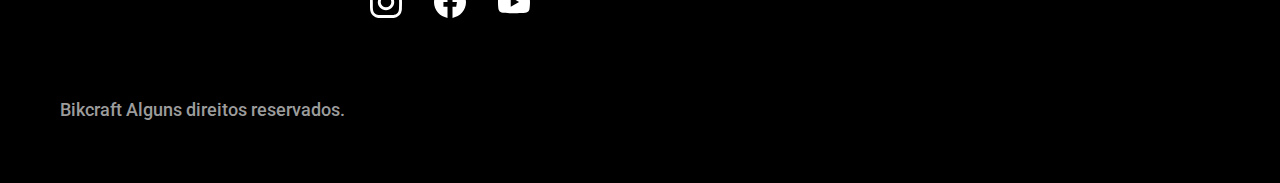
<file: bicicletas/nimbus.html>
<!DOCTYPE html>
<html lang="pt-br">
  <head>
    <meta charset="UTF-8" />
    <meta name="viewport" content="width=device-width, initial-scale=1.0" />

    <title>Nimbus Stark | Bikcraft</title>
    <meta
      name="description"
      content="Nimbus Stark."
    />

    <link rel="icon" href="../favicon.svg" type="image/svg+xml">
    <link rel="stylesheet" href="../css/style.css" />
    <link rel="preconnect" href="https://fonts.googleapis.com">
    <link rel="preconnect" href="https://fonts.gstatic.com" crossorigin>
    <link href="https://fonts.googleapis.com/css2?family=Merriweather:ital,wght@1,900&family=Poppins:wght@400;600&family=Roboto:wght@400;500&display=swap" rel="stylesheet">
      <script>document.documentElement.classList.add('js');</script>
  </head>

  <body id="bicicletas">
    <header class="header-bg">
      <div class="header container">
        <a href="../">
          <img src="../img/bikcraft.svg" alt="Bikcraft" />
        </a>

        <nav aria-label="primaria">
          <ul class="header-menu font-1-m cor-0">
            <li><a href="../bicicletas.html">Bicicletas</a></li>
            <li><a href="../seguros.html">Seguros</a></li>
            <li><a href="../contato.html">Contato</a></li>
          </ul>
        </nav>
      </div>
    </header>

    <main class="titulo-bg">
        <div >
            <div class="titulo container">
                <p class="font-2-xl cor-5">R$ 4999</p>
                <h1 class="font-1-xxl cor-0">Nimbus Stark<span class="cor-p1">.</span></h1>
            </div>
        </div>
        <div class="bicicleta container">
            <div class="bicicleta-imagens">
                <img src="../img/bicicleta/nimbus1.jpg" alt="">
                <img src="../img/bicicleta/nimbus2.jpg" alt="">
                <img src="../img/bicicleta/nimbus3.jpg" alt="">
            </div>
            <div class="bicicleta-conteudo">
                <p class="font-2-l cor-5">A Nimbus Stark é a melhor Bikcraft já criada pela nossa equipe. Ela vem equipada com os melhores acessórios, o que garante maior velocidade.</p>
            
                <div class="bicicleta-comprar">
                    <a class="botao" href="../orcamento.html?tipo=bikcraft&produto=nimbus">Comprar Agora</a>
                    <span class="font-1-xs cor-6"><img src="../img/icones/entrega.svg" alt=""> entrega em 5 dias</span>
                    <span class="font-1-xs cor-6"><img src="../img/icones/estoque.svg" alt=""> 18 em estoque</span>
                </div>
                <h2 class="font-1-xs cor-0">Informações</h2>
                <ul class="bicicleta-informacoes">
                    <li>
                        <img src="../img//icones/eletrica.svg" alt="">
                        <h3 class="font-1-m cor-0">Motor Elétrico</h3>
                        <p class="font-2-sx cor-5">Permite você viajar distâncias inimaginaveis com a sua bike.</p>
                    </li>
                    <li>
                        <img src="../img//icones/velocidade.svg" alt="">
                        <h3 class="font-1-m cor-0">50 km/h</h3>
                        <p class="font-2-sx cor-5">A mais rápida bicicleta elétrica disponível hoje no mercado.</p>
                    </li>
                    <li>
                        <img src="../img//icones/rastreador.svg" alt="">
                        <h3 class="font-1-m cor-0">Rastreador</h3>
                        <p class="font-2-sx cor-5">Rastreador e sistema anti-furto para garantir o seu sossego.</p>
                    </li>
                    <li>
                        <img src="../img//icones/carbono.svg" alt="">
                        <h3 class="font-1-m cor-0">Fibra de Carbono</h3>
                        <p class="font-2-sx cor-5">Maior proteção possível para a sua Bikcraft com fibra de carbono.</p>
                    </li>
                </ul>
                <h2 class="font-1-xs cor-0">Ficha Técnica</h2>
                <ul class="bicicleta-ficha font-2-s cor-4">
                    <li>Peso <span>9kg</span></li>
                    <li>Altura <span>60 cm</span></li>
                    <li>Largura <span>120 cm</span></li>
                    <li>Profundidade <span>10 cm</span></li>
                    <li>Marchas <span>16</span></li>
                    <li>Roda <span>29</span></li>
                </ul>
            </div>
        </div>
    </main>

    <article class="bicicletas-lista container">
        <h2 class="font-1-xxl">escolha a sua<span class="cor-p1">.</span></h2>
        <ul>
          <li>
            <a href="./magic.html">
              <img src="../img/bicicletas/magic.jpg" alt="Bicicleta preta">
              <h3 class="font-1-xl">Magic Might</h3>
              <span class="font-2-m cor-8">R$ 2499</span>
            </a>
          </li>
          <li>
            <a href="./nebula.html">
              <img src="../img/bicicletas/nebula.jpg" alt="Bicicleta preta">
              <h3 class="font-1-xl">Nebula Cosmic</h3>
              <span class="font-2-m cor-8">R$ 3999</span>
            </a>
          </li>
        </ul>
    </article>

    <article class="seguro-bg">
        <div class="seguro container">
            <div class="seguro-imagem">
                <img src="../img/fotos/seguros.jpg" alt="Pessoa">
            </div>
            <div class="seguro-conteudo">
                <h2 class="font-1-xxl cor-0">Pedale mais tranquilo com o nosso <span class="cor-p1">seguros.</span></h2>
                <p class="font-2-l cor-5">Inscreva-se em um dos planos do nosso seguro Bikcraft e aproveite diversos benefícios.</p>
                <a class="botao" href="../seguros.html">Conheça Mais</a>
            </div>
        </div>
    </article>

    <footer class="footer-bg">
        <div class="footer container">
            <img src="../img/bikcraft.svg" alt="Bikcraft">
            <div class="footer-contato">
            <h3 class="font-2-l-b cor-0">Contato</h3>
            <ul class=" font-2-m cor-5">
                <li><a href="tel:+555199999999">+55 51 9999-9999</a></li>
                <li><a href="mailto:contato@bikcraft.com">contato@bikcraft.com</a></li>
                <li>Rua Ali Perto, 42 - Botafogo</li>
                <li>Rio de Janeiro - RJ</li>
            </ul>
            <div class="footer-redes">
                <a href="../">
                <img src="../img/redes/instagram.svg" alt="instagram">
                </a>
                <a href="../">
                <img src="../img/redes/facebook.svg" alt="Facebook">
                </a>
                <a href="../">
                <img src="../img/redes/youtube.svg" alt="Youtube">
                </a>
            </div>
            </div>
            <div class="footer-informacoes">
            <h3 class="font-2-l-b cor-0">Informações</h3>
            <nav>
                <ul class="font-1-m cor-5">
                <li><a href="../bicicletas.html">Bicicletas</a></li>
                <li><a href="../seguros.html">Seguros</a></li>
                <li><a href="../contato.html">Contato</a></li>
                <li><a href="../termos.html">Termos e Condições</a></li>
                </ul>
            </nav>
            </div>
            <p class="footer-copy font-2-m cor-6">Bikcraft Alguns direitos reservados.</p>        
        </div>
    </footer>
    <script src="../js/script.js"></script>
  </body>
</file>
<file: css/style.css>
@import './global/global.css';
@import './utilidades/tipografia.css';

@import './global/header.css';
@import './global/footer.css';

/* Utilidades */
@import './utilidades/componente.css';
@import './utilidades/formulario.css';
@import './utilidades/cores.css';
@import './utilidades/animacao.css';

/* Home */
@import './home/introducao.css';
@import './home/tecnologia.css';
@import './home/parceiros.css';
@import './home/depoimento.css';

/* Bicicletas */
@import './bicicletas/bicicletas-lista.css';
@import './bicicletas/bicicletas.css';

/* Bicicleta */
@import './bicicleta/bicicleta.css';
@import './bicicleta/seguro.css';

/* Seguros */
@import './seguros/seguros.css';
@import './seguros/vantagens.css';
@import './seguros/perguntas.css';

/* Contato */
@import './contato/contato.css';
@import './contato/lojas.css';

/* Orçamento */
@import './orcamento/orcamento.css';

/* Termos */
@import './termos/termos.css';
</file>
